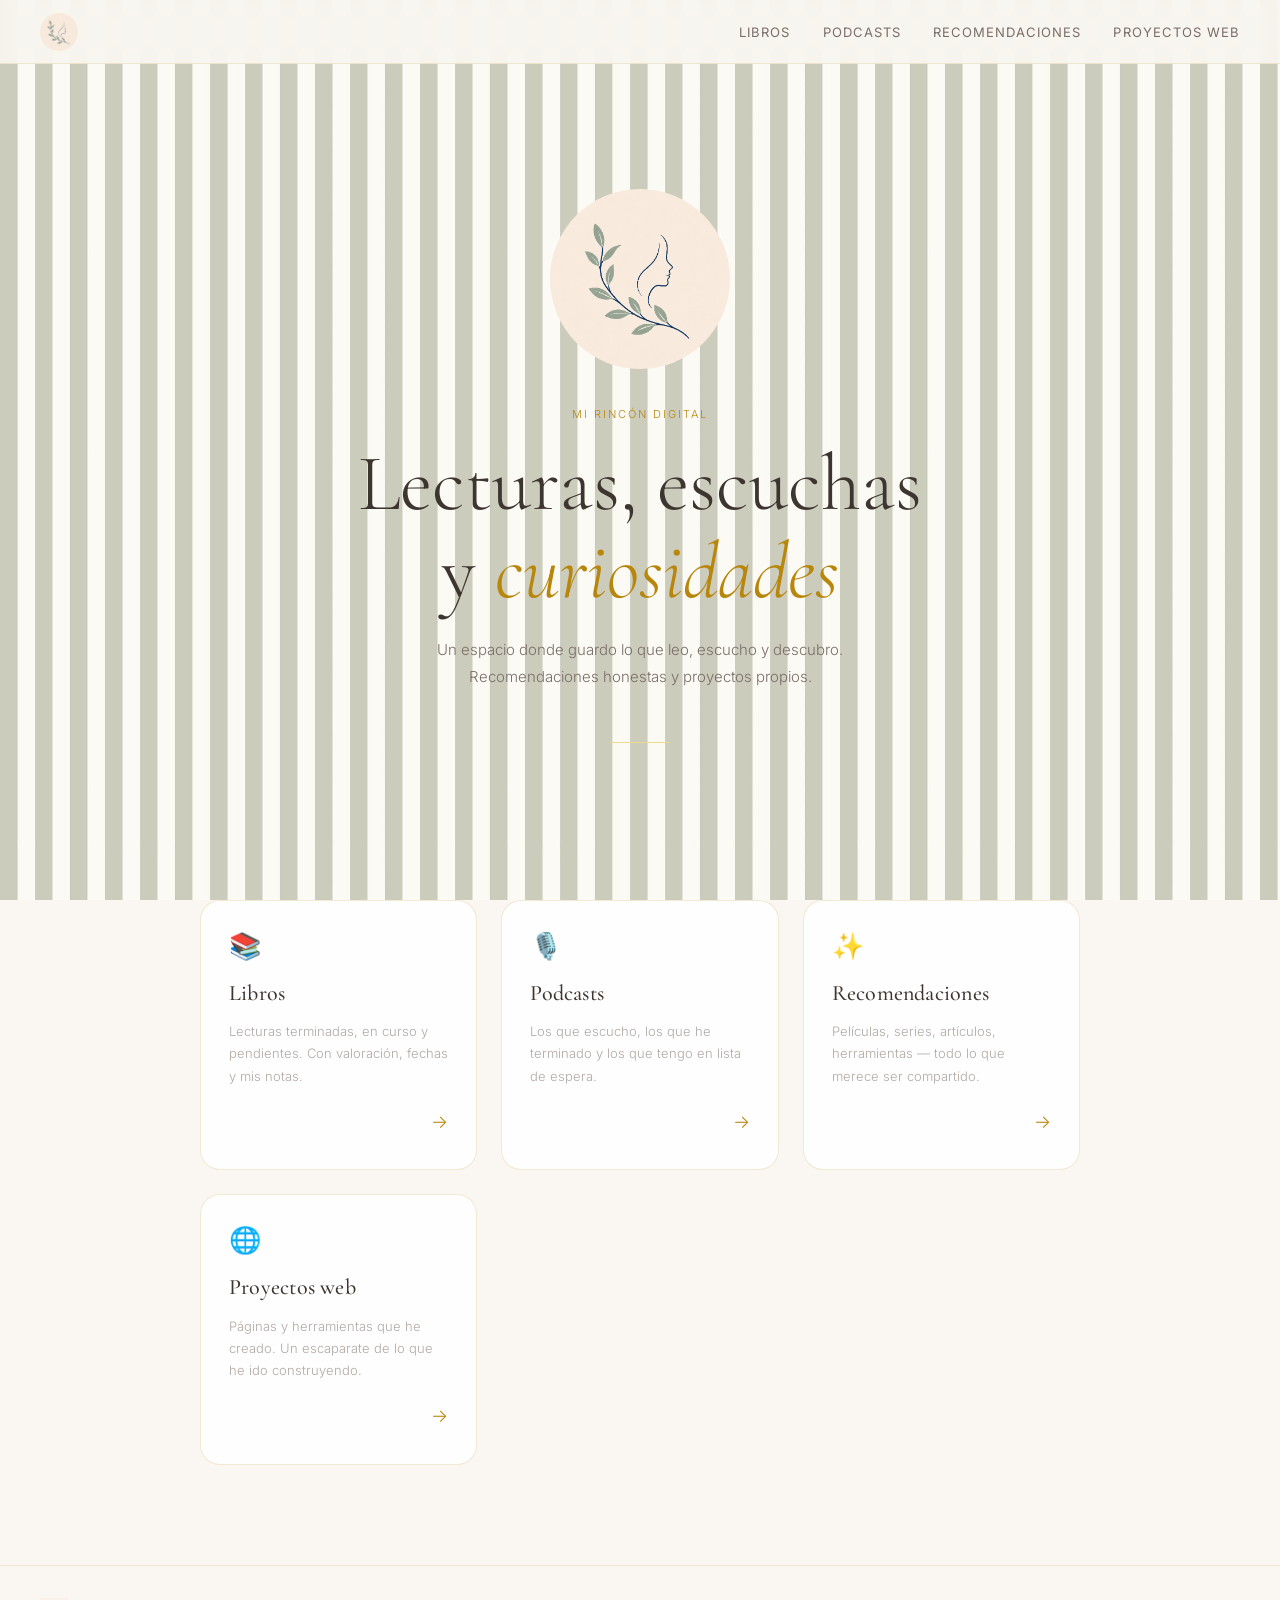
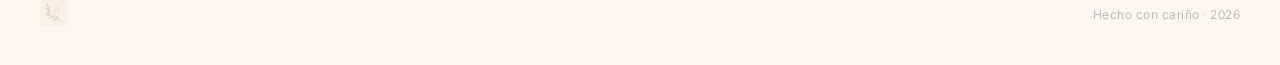
<file: index.html>
<!DOCTYPE html>
<html lang="es">
<head>
  <meta charset="UTF-8">
  <meta name="viewport" content="width=device-width, initial-scale=1.0">
  <title>Mi espacio</title>
  <link rel="stylesheet" href="style.css">
  <link rel="icon" type="image/png" href="assets/web_logo.png">
</head>
<body class="page-index">

  <nav>
    <a href="index.html" class="nav-logo">
      <img src="assets/web_logo.png" alt="Logo">
    </a>
    <ul class="nav-links" id="navLinks">
      <li><a href="libros.html">Libros</a></li>
      <li><a href="podcasts.html">Podcasts</a></li>
      <li><a href="recomendaciones.html">Recomendaciones</a></li>
      <li><a href="proyectos.html">Proyectos web</a></li>
    </ul>
    <button class="nav-hamburger" id="hamburger" aria-label="Menú">
      <span></span>
      <span></span>
      <span></span>
    </button>
  </nav>

  <main class="page-wrapper">



    <section class="hero">
      <img src="assets/web_logo.png" alt="Logo" class="hero-logo">
      <p class="hero-eyebrow">Mi rincón digital</p>
      <h1 class="hero-title">Lecturas, escuchas<br>y <em>curiosidades</em></h1>
      <p class="hero-subtitle">
        Un espacio donde guardo lo que leo, escucho y descubro. 
        Recomendaciones honestas y proyectos propios.
      </p>
      <div class="hero-divider"></div>
      </div>
    </section>

    <div class="sections-grid">

      <a href="libros.html" class="section-card">
        <div class="card-icon">📚</div>
        <div class="card-title">Libros</div>
        <div class="card-desc">Lecturas terminadas, en curso y pendientes. Con valoración, fechas y mis notas.</div>
        <div class="card-arrow">→</div>
      </a>

      <a href="podcasts.html" class="section-card">
        <div class="card-icon">🎙️</div>
        <div class="card-title">Podcasts</div>
        <div class="card-desc">Los que escucho, los que he terminado y los que tengo en lista de espera.</div>
        <div class="card-arrow">→</div>
      </a>

      <a href="recomendaciones.html" class="section-card">
        <div class="card-icon">✨</div>
        <div class="card-title">Recomendaciones</div>
        <div class="card-desc">Películas, series, artículos, herramientas — todo lo que merece ser compartido.</div>
        <div class="card-arrow">→</div>
      </a>

      <a href="proyectos.html" class="section-card">
        <div class="card-icon">🌐</div>
        <div class="card-title">Proyectos web</div>
        <div class="card-desc">Páginas y herramientas que he creado. Un escaparate de lo que he ido construyendo.</div>
        <div class="card-arrow">→</div>
      </a>

    </div>

  </main>

  <footer>
    <div class="footer-logo"><img src="assets/web_logo.png" alt="Logo"></div>
    <p class="footer-text">Hecho con cariño · <span id="year"></span></p>
  </footer>

  <script>
    document.getElementById('year').textContent = new Date().getFullYear();

    const hamburger = document.getElementById('hamburger');
    const navLinks = document.getElementById('navLinks');
    hamburger.addEventListener('click', () => {
      navLinks.classList.toggle('open');
    });

    // Mark active nav link
    const links = document.querySelectorAll('.nav-links a');
    links.forEach(link => {
      if (link.href === location.href) link.classList.add('active');
    });
  </script>

</body>
</html>
</file>
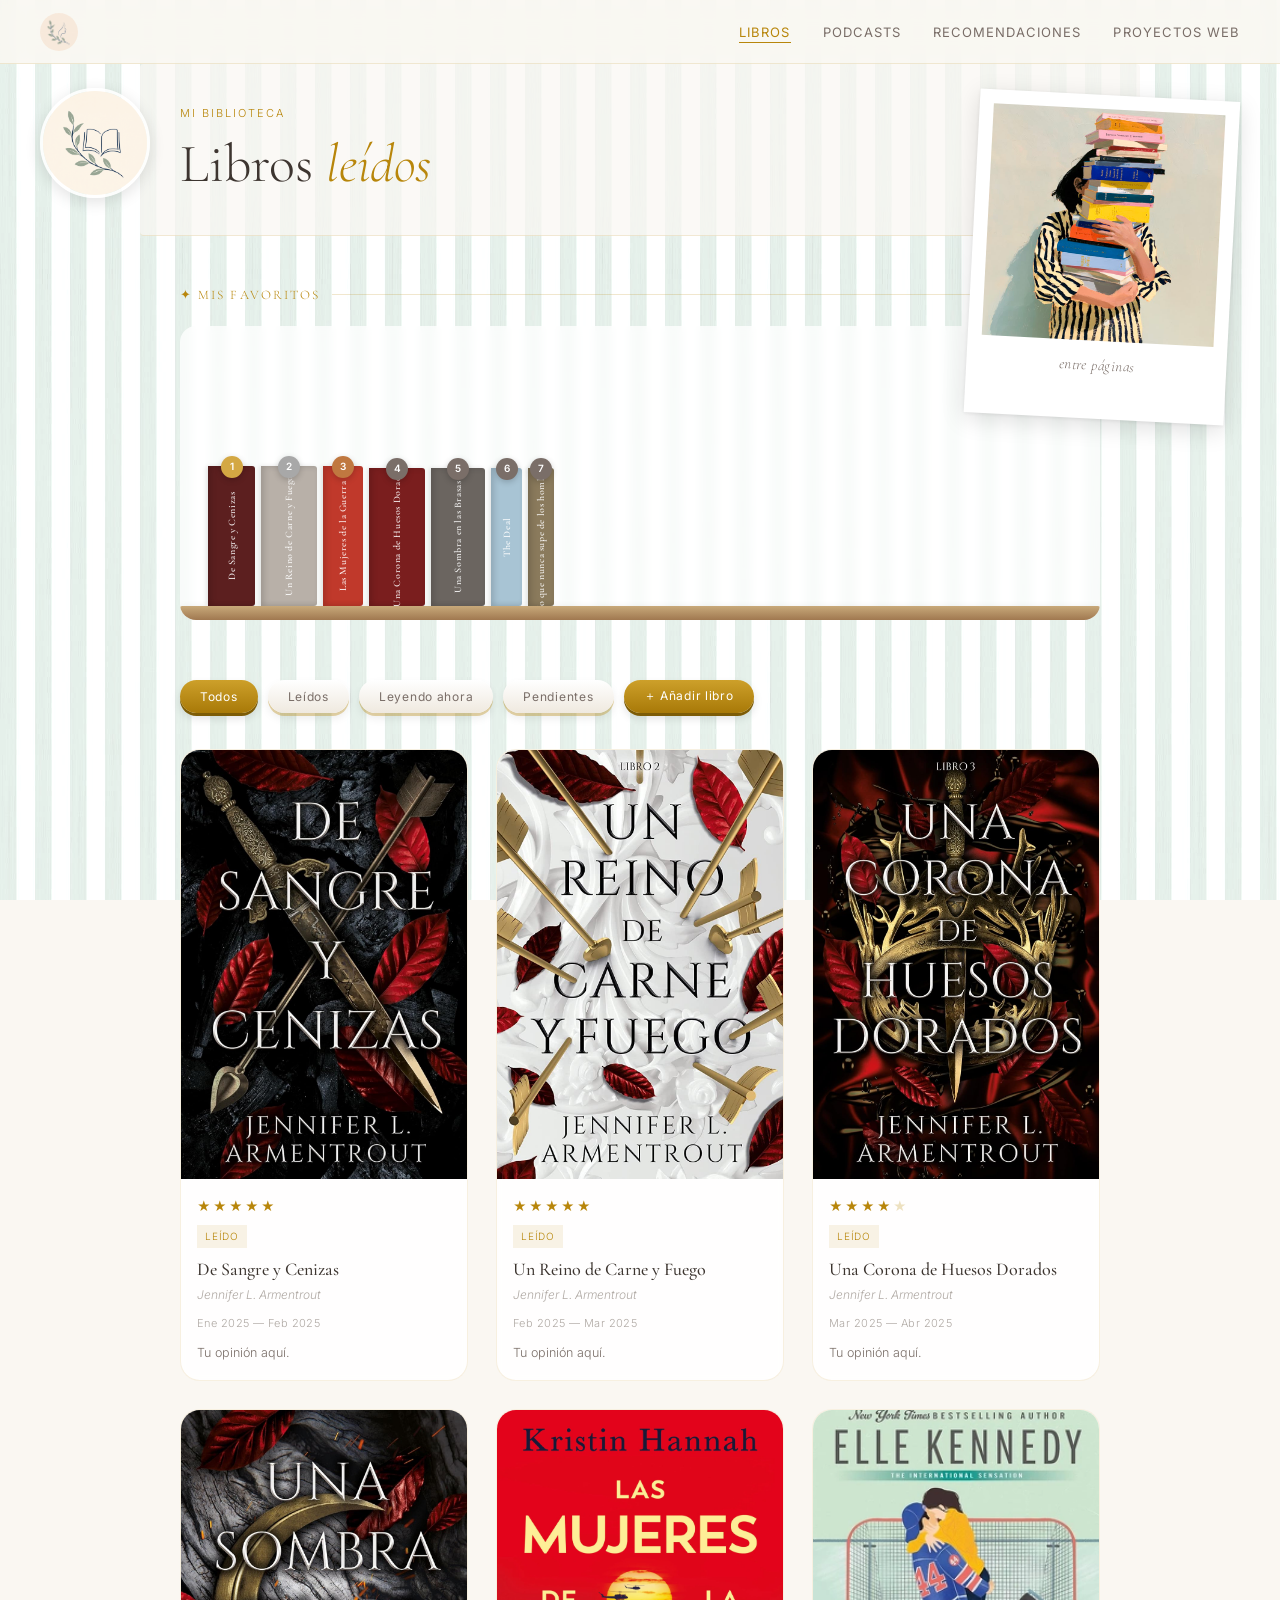
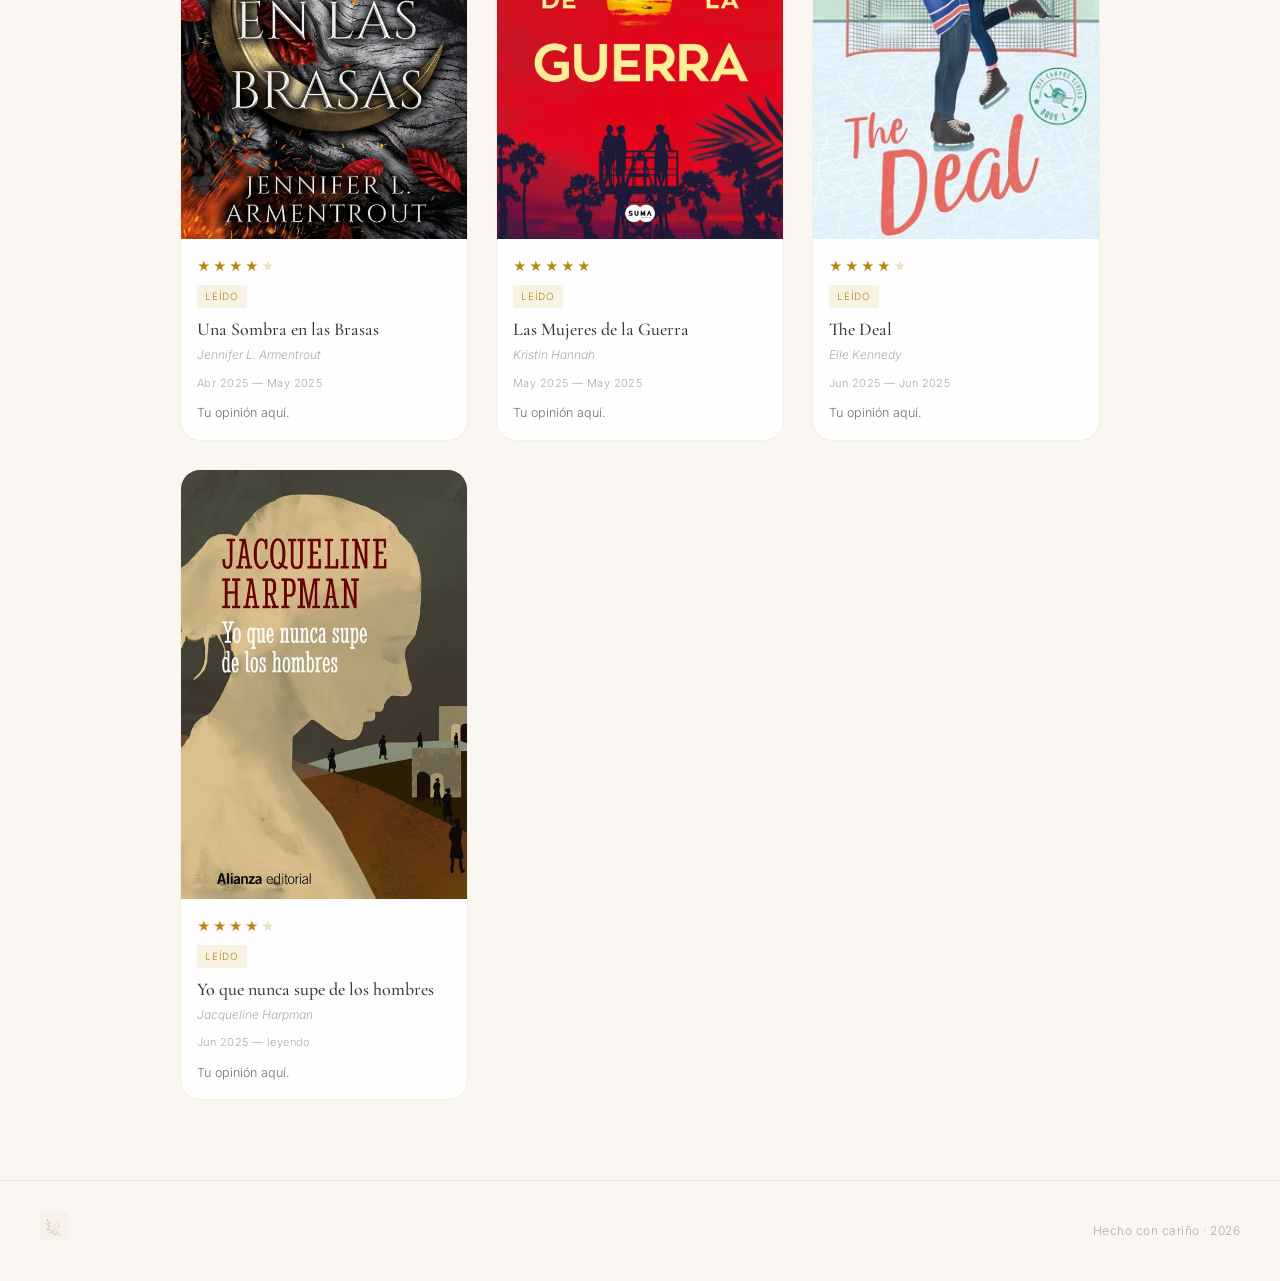
<file: libros.html>
<!DOCTYPE html>
<html lang="es">
<head>
  <meta charset="UTF-8">
  <meta name="viewport" content="width=device-width, initial-scale=1.0">
  <title>Libros · Mi espacio</title>
  <link rel="stylesheet" href="style.css">
  <link rel="icon" type="image/png" href="assets/web_logo.png">
  <style>

    /* ── RANKING / ESTANTERÍA ── */
    .shelf-section {
      max-width: 1000px;
      margin: 0 auto 60px;
      padding: 0 40px;
    }

    .shelf-title {
      font-family: 'Cormorant Garamond', serif;
      font-size: 13px;
      letter-spacing: 0.16em;
      text-transform: uppercase;
      color: var(--gold);
      margin-bottom: 20px;
      display: flex;
      align-items: center;
      gap: 12px;
    }

    .shelf-title::after {
      content: '';
      flex: 1;
      height: 1px;
      background: rgba(184,134,11,0.2);
    }

    /* La madera de la estantería */
    .shelf {
      background: rgba(255,255,255,0.75);
      backdrop-filter: blur(4px);
      border-radius: 16px;
      padding: 64px 28px 0;
      position: relative;
      overflow: hidden;
    }

    .shelf-plank {
      display: flex;
      align-items: flex-end;
      gap: 6px;
      padding-bottom: 0;
      min-height: 230px;
      position: relative;
      flex-wrap: wrap;
    }

    /* tablón de madera */
    .shelf-plank::after {
      content: '';
      position: absolute;
      bottom: 0;
      left: -28px;
      right: -28px;
      height: 14px;
      background: linear-gradient(to bottom, #c8a97a, #a07850);
      border-radius: 2px;
      box-shadow: 0 4px 10px rgba(0,0,0,0.18);
    }

    .shelf-book {
      display: flex;
      flex-direction: column;
      align-items: center;
      cursor: pointer;
      position: relative;
      transition: transform 0.25s;
      margin-bottom: 14px;
    }

    .shelf-book:hover {
      transform: translateY(-12px);
    }

    .shelf-book:hover .shelf-tooltip {
      opacity: 1;
      transform: translateY(0);
      pointer-events: auto;
    }

    .book-spine {
      border-radius: 3px 0 0 3px;
      display: flex;
      align-items: center;
      justify-content: center;
      writing-mode: vertical-rl;
      text-orientation: mixed;
      transform: rotate(180deg);
      font-size: 10px;
      font-family: 'Cormorant Garamond', serif;
      font-weight: 600;
      color: rgba(255,255,255,0.9);
      letter-spacing: 0.06em;
      padding: 8px 4px;
      box-shadow: inset -3px 0 6px rgba(0,0,0,0.15), 2px 0 4px rgba(0,0,0,0.1);
      overflow: hidden;
      white-space: nowrap;
      text-overflow: ellipsis;
      max-height: 140px;
      line-height: 1.2;
    }

    .shelf-book .rank-badge {
      position: absolute;
      top: -10px;
      left: 50%;
      transform: translateX(-50%);
      width: 22px;
      height: 22px;
      border-radius: 50%;
      background: var(--gold);
      color: white;
      font-size: 10px;
      font-weight: 600;
      display: flex;
      align-items: center;
      justify-content: center;
      font-family: 'Inter', sans-serif;
      box-shadow: 0 2px 6px rgba(0,0,0,0.2);
      z-index: 2;
    }

    .shelf-book .rank-badge.gold   { background: #D4A843; }
    .shelf-book .rank-badge.silver { background: #A8A8A8; }
    .shelf-book .rank-badge.bronze { background: #C07840; }
    .shelf-book .rank-badge.rest   { background: var(--ink-light); }

    /* Tooltip al hacer hover */
    .shelf-tooltip {
      position: absolute;
      bottom: calc(100% + 18px);
      left: 50%;
      transform: translateX(-50%) translateY(6px);
      background: var(--ink);
      color: #fff;
      border-radius: 6px;
      padding: 10px 14px;
      width: 180px;
      font-size: 12px;
      line-height: 1.5;
      opacity: 0;
      pointer-events: none;
      transition: opacity 0.2s, transform 0.2s;
      z-index: 10;
      text-align: center;
    }

    .shelf-tooltip::after {
      content: '';
      position: absolute;
      top: 100%;
      left: 50%;
      transform: translateX(-50%);
      border: 6px solid transparent;
      border-top-color: var(--ink);
    }

    .shelf-tooltip strong {
      display: block;
      font-family: 'Cormorant Garamond', serif;
      font-size: 14px;
      margin-bottom: 2px;
    }

    .shelf-tooltip .tt-stars {
      color: var(--gold-light);
      letter-spacing: 2px;
      font-size: 11px;
    }

    /* ── TARJETAS DETALLE ── */
    .books-grid {
      display: grid;
      grid-template-columns: repeat(auto-fill, minmax(220px, 1fr));
      gap: 28px;
    }

    .book-card {
      display: flex;
      flex-direction: column;
      background: rgba(255,255,255,0.88);
      backdrop-filter: blur(4px);
      border: 1px solid rgba(184,134,11,0.12);
      border-radius: 20px;
      transition: transform 0.3s, box-shadow 0.3s;
      overflow: hidden;
      cursor: pointer;
    }

    .book-card:hover {
      transform: translateY(-5px);
      box-shadow: 0 16px 36px rgba(0,0,0,0.1);
    }

    .book-cover {
      aspect-ratio: 2/3;
      background: var(--cream-dark);
      overflow: hidden;
      position: relative;
    }

    .book-cover img {
      width: 100%;
      height: 100%;
      object-fit: cover;
    }

    .book-cover-placeholder {
      width: 100%;
      height: 100%;
      display: flex;
      align-items: center;
      justify-content: center;
      font-size: 44px;
    }

    /* Color de fondo del placeholder = color del lomo */
    .book-cover-placeholder.c1 { background: #7B9E87; }
    .book-cover-placeholder.c2 { background: #C4956A; }
    .book-cover-placeholder.c3 { background: #A0B4C8; }
    .book-cover-placeholder.c4 { background: #C4A882; }
    .book-cover-placeholder.c5 { background: #B07E8C; }

    .book-info {
      padding: 16px;
      flex: 1;
      display: flex;
      flex-direction: column;
    }

    .book-stars {
      color: var(--gold);
      font-size: 13px;
      margin-bottom: 8px;
      letter-spacing: 2px;
    }

    .book-title {
      font-family: 'Cormorant Garamond', serif;
      font-size: 18px;
      font-weight: 500;
      color: var(--ink);
      margin-bottom: 4px;
      line-height: 1.3;
    }

    .book-author {
      font-size: 12px;
      color: var(--ink-lighter);
      margin-bottom: 8px;
      font-style: italic;
    }

    .book-dates {
      font-size: 11px;
      color: var(--ink-lighter);
      letter-spacing: 0.04em;
      margin-bottom: 10px;
    }

    .book-summary {
      font-size: 12.5px;
      color: var(--ink-light);
      line-height: 1.7;
      flex: 1;
      display: -webkit-box;
      -webkit-line-clamp: 4;
      -webkit-box-orient: vertical;
      overflow: hidden;
    }

    .book-status-tag {
      display: inline-block;
      font-size: 10px;
      letter-spacing: 0.08em;
      text-transform: uppercase;
      padding: 3px 8px;
      margin-bottom: 10px;
      align-self: flex-start;
    }
    .book-status-tag.leido    { background: rgba(184,134,11,0.1); color: var(--gold); }
    .book-status-tag.leyendo  { background: rgba(122,110,104,0.1); color: var(--ink-light); }
    .book-status-tag.pendiente{ background: rgba(176,169,164,0.15); color: var(--ink-lighter); }

    @media (max-width: 600px) {
      .shelf-section { padding: 0 16px; }
      .book-spine { font-size: 9px; }
      .books-grid { grid-template-columns: repeat(2, 1fr); gap: 16px; }
    }

    /* ── MODAL FICHA LIBRO ── */
    .book-modal-overlay {
      position: fixed;
      inset: 0;
      background: rgba(40, 33, 28, 0.55);
      backdrop-filter: blur(4px);
      z-index: 200;
      display: none;
      align-items: center;
      justify-content: center;
      padding: 24px;
    }

    .book-modal-overlay.open {
      display: flex;
      animation: modalFade 0.25s ease;
    }

    @keyframes modalFade {
      from { opacity: 0; }
      to { opacity: 1; }
    }

    .book-modal {
      border-radius: 20px;
      background: var(--cream);
      max-width: 640px;
      width: 100%;
      max-height: 85vh;
      overflow-y: auto;
      display: flex;
      box-shadow: 0 24px 80px rgba(0,0,0,0.35);
      position: relative;
      animation: modalUp 0.3s ease;
    }

    @keyframes modalUp {
      from { transform: translateY(24px); opacity: 0; }
      to { transform: translateY(0); opacity: 1; }
    }

    .book-modal-cover {
      border-radius: 20px 0 0 20px;
      overflow: hidden;
      width: 220px;
      flex-shrink: 0;
      background: var(--cream-dark);
    }

    .book-modal-cover img {
      width: 100%;
      height: 100%;
      object-fit: cover;
      display: block;
    }

    .book-modal-cover .modal-cover-placeholder {
      width: 100%;
      height: 100%;
      min-height: 320px;
      display: flex;
      align-items: center;
      justify-content: center;
      font-size: 64px;
    }

    .book-modal-body {
      padding: 32px 28px;
      flex: 1;
    }

    .book-modal-close {
      position: absolute;
      top: 12px;
      right: 14px;
      background: none;
      border: none;
      font-size: 22px;
      color: var(--ink-light);
      cursor: pointer;
      line-height: 1;
      padding: 6px;
      transition: color 0.2s, transform 0.2s;
    }

    .book-modal-close:hover {
      color: var(--ink);
      transform: rotate(90deg);
    }

    .book-modal-stars {
      color: var(--gold);
      font-size: 16px;
      letter-spacing: 3px;
      margin-bottom: 10px;
    }

    .book-modal-title {
      font-family: 'Cormorant Garamond', serif;
      font-size: 30px;
      font-weight: 500;
      color: var(--ink);
      line-height: 1.15;
      margin-bottom: 4px;
    }

    .book-modal-author {
      font-size: 14px;
      font-style: italic;
      color: var(--ink-lighter);
      margin-bottom: 16px;
    }

    .book-modal-meta {
      font-size: 12px;
      letter-spacing: 0.05em;
      color: var(--ink-light);
      padding: 10px 0;
      border-top: 1px solid rgba(184,134,11,0.18);
      border-bottom: 1px solid rgba(184,134,11,0.18);
      margin-bottom: 16px;
      display: flex;
      gap: 18px;
      flex-wrap: wrap;
    }

    .book-modal-summary {
      font-size: 14px;
      line-height: 1.8;
      color: var(--ink-light);
    }

    @media (max-width: 560px) {
      .book-modal { flex-direction: column; }
      .book-modal-cover { width: 100%; max-height: 280px; }
      .book-modal-cover img { max-height: 280px; }
    }

    /* ── BOTÓN AÑADIR + MODAL FORM ── */
    .add-btn {
      display: inline-flex;
      align-items: center;
      gap: 8px;
      padding: 8px 20px;
      background: var(--gold);
      color: #fff;
      border: none;
      font-family: 'Inter', sans-serif;
      font-size: 12px;
      letter-spacing: 0.06em;
      cursor: pointer;
      border-radius: 30px;
      transition: background 0.25s, transform 0.25s;
    }
    .add-btn {
      background: linear-gradient(180deg, #CDA02A, #A87908);
      box-shadow: 0 3px 0 #7D5C06, 0 5px 10px rgba(0,0,0,0.12);
      transition: all 0.15s;
    }
    .add-btn:hover { transform: translateY(-1px); box-shadow: 0 4px 0 #7D5C06, 0 7px 14px rgba(0,0,0,0.14); }
    .add-btn:active { transform: translateY(2px); box-shadow: 0 1px 0 #7D5C06, 0 2px 5px rgba(0,0,0,0.1); }

    .form-overlay {
      position: fixed; inset: 0;
      background: rgba(40,33,28,0.55);
      backdrop-filter: blur(4px);
      z-index: 300;
      display: none; align-items: center; justify-content: center;
      padding: 24px;
    }
    .form-overlay.open { display: flex; }
    .form-modal {
      border-radius: 20px;
      background: var(--cream);
      max-width: 480px; width: 100%;
      max-height: 88vh; overflow-y: auto;
      padding: 32px 28px; position: relative;
      box-shadow: 0 24px 80px rgba(0,0,0,0.35);
    }
    .form-modal h3 {
      font-family: 'Cormorant Garamond', serif;
      font-size: 26px; font-weight: 500;
      margin-bottom: 20px; color: var(--ink);
    }
    .form-modal label {
      display: block; font-size: 11px;
      letter-spacing: 0.08em; text-transform: uppercase;
      color: var(--ink-light); margin: 14px 0 5px;
    }
    .form-modal input, .form-modal select, .form-modal textarea {
      width: 100%; padding: 9px 12px;
      border: 1px solid rgba(184,134,11,0.3);
      background: #fff; font-family: 'Inter', sans-serif;
      font-size: 13px; color: var(--ink);
    }
    .form-modal textarea { resize: vertical; min-height: 70px; }
    .form-modal .form-submit {
      margin-top: 22px; width: 100%; padding: 12px;
      background: linear-gradient(180deg, #CDA02A, #A87908);
      color: #fff; border: none; border-radius: 30px;
      box-shadow: 0 3px 0 #7D5C06, 0 5px 10px rgba(0,0,0,0.12);
      font-size: 13px; letter-spacing: 0.08em; cursor: pointer;
      transition: all 0.15s;
    }
    .form-modal .form-submit:hover { transform: translateY(-1px); }
    .form-modal .form-submit:active { transform: translateY(2px); box-shadow: 0 1px 0 #7D5C06; }
    .form-close {
      position: absolute; top: 12px; right: 14px;
      background: none; border: none; font-size: 20px;
      color: var(--ink-light); cursor: pointer;
    }
    .snippet-box {
      display: none; margin-top: 18px; padding: 14px;
      background: rgba(184,134,11,0.07);
      border: 1px dashed rgba(184,134,11,0.4);
      font-size: 11px;
    }
    .snippet-box.show { display: block; }
    .snippet-box p { margin-bottom: 8px; color: var(--ink-light); line-height: 1.5; }
    .snippet-box textarea { width: 100%; min-height: 140px; font-family: monospace; font-size: 11px; }
  </style>
</head>
<body class="page-libros">

  <nav>
    <a href="index.html" class="nav-logo">
      <img src="assets/web_logo.png" alt="Logo">
    </a>
    <ul class="nav-links" id="navLinks">
      <li><a href="libros.html" class="active">Libros</a></li>
      <li><a href="podcasts.html">Podcasts</a></li>
      <li><a href="recomendaciones.html">Recomendaciones</a></li>
      <li><a href="proyectos.html">Proyectos web</a></li>
    </ul>
    <button class="nav-hamburger" id="hamburger" aria-label="Menú">
      <span></span><span></span><span></span>
    </button>
  </nav>

  <main class="page-wrapper">
    <img src="assets/web_libro.png" alt="" class="page-logo">



    <div class="page-header">
      <p class="page-header-eyebrow">Mi biblioteca</p>
      <h1 class="page-header-title">Libros <em>leídos</em></h1>
    </div>

    <div class="polaroid-wrap">
      <div class="polaroid">
        <img src="assets/libros.jpeg" alt="Libros">
        <div class="polaroid-caption">entre páginas</div>
      </div>
    </div>

    <!-- ── ESTANTERÍA RANKING ── -->
    <div class="shelf-section">
      <div class="shelf-title">✦ mis favoritos</div>
      <div class="shelf">
        <div class="shelf-plank" id="shelfPlank">
          <!-- Los libros se generan desde el JS con los mismos datos -->
        </div>
      </div>
    </div>

    <!-- ── TARJETAS DETALLE ── -->
    <div class="content-area">
      <div class="books-filters">
        <button class="filter-btn active" data-filter="all">Todos</button>
        <button class="filter-btn" data-filter="leido">Leídos</button>
        <button class="filter-btn" data-filter="leyendo">Leyendo ahora</button>
        <button class="filter-btn" data-filter="pendiente">Pendientes</button>
        <button class="add-btn" id="addBookBtn">＋ Añadir libro</button>
      </div>

      <div class="books-grid" id="booksGrid"></div>
    </div>



    <!-- ── MODAL AÑADIR LIBRO ── -->
    <div class="form-overlay" id="addOverlay">
      <div class="form-modal">
        <button class="form-close" id="addClose">✕</button>
        <h3>Añadir libro</h3>

        <label>Título</label>
        <input type="text" id="bTitulo">

        <label>Autor/a</label>
        <input type="text" id="bAutor">

        <label>Estrellas (0 si aún no lo has terminado)</label>
        <select id="bEstrellas">
          <option value="0">Sin valorar</option>
          <option value="1">★</option>
          <option value="2">★★</option>
          <option value="3">★★★</option>
          <option value="4">★★★★</option>
          <option value="5">★★★★★</option>
        </select>

        <label>Estado</label>
        <select id="bEstado">
          <option value="leido">Leído</option>
          <option value="leyendo">Leyendo</option>
          <option value="pendiente">Pendiente</option>
        </select>

        <label>Fecha inicio (p. ej. Ene 2025)</label>
        <input type="text" id="bInicio">

        <label>Fecha fin (vacío si sigues leyéndolo)</label>
        <input type="text" id="bFin">

        <label>Nº de páginas</label>
        <input type="number" id="bPaginas">

        <label>Resumen / opinión</label>
        <textarea id="bResumen"></textarea>

        <label>Color del lomo</label>
        <input type="color" id="bColor" value="#7B9E87" style="height:42px;padding:4px">

        <label>Portada (ruta en assets, opcional)</label>
        <input type="text" id="bPortada" placeholder="assets/libro_nombre.jpg">

        <button class="form-submit" id="addSubmit">Añadir</button>

        <div class="snippet-box" id="snippetBox">
          <p>✅ Añadido. Se guarda en este navegador. Para hacerlo <strong>permanente</strong>, copia esto y pégalo en el array LIBROS de libros.html:</p>
          <textarea id="snippetText" readonly></textarea>
        </div>
      </div>
    </div>

    <!-- ── MODAL FICHA ── -->
    <div class="book-modal-overlay" id="bookModalOverlay">
      <div class="book-modal">
        <button class="book-modal-close" id="bookModalClose" aria-label="Cerrar">✕</button>
        <div class="book-modal-cover" id="bookModalCover"></div>
        <div class="book-modal-body">
          <div class="book-modal-stars" id="bookModalStars"></div>
          <div class="book-modal-title" id="bookModalTitle"></div>
          <div class="book-modal-author" id="bookModalAuthor"></div>
          <div class="book-modal-meta" id="bookModalMeta"></div>
          <div class="book-modal-summary" id="bookModalSummary"></div>
        </div>
      </div>
    </div>

  </main>

  <footer>
    <div class="footer-logo"><img src="assets/web_logo.png" alt="Logo"></div>
    <p class="footer-text">Hecho con cariño · <span id="year"></span></p>
  </footer>

  <script>
    document.getElementById('year').textContent = new Date().getFullYear();
    document.getElementById('hamburger').addEventListener('click', () =>
      document.getElementById('navLinks').classList.toggle('open'));

    // ── DATOS DE LIBROS ──
    // Edita aquí para añadir o cambiar libros
    const LIBROS = [
      // ⚠️ EDITA: estrellas, estado, fechas, páginas y resumen de cada libro
      {
        titulo: 'De Sangre y Cenizas',
        autor: 'Jennifer L. Armentrout',
        estrellas: 5,
        estado: 'leido',
        fechaInicio: 'Ene 2025',
        fechaFin: 'Feb 2025',
        paginas: 661,
        resumen: 'Tu opinión aquí.',
        color: '#5C1F1F',
        emoji: '🗡️',
        portada: 'assets/libro_desangreycenizas.jpg'
      },
      {
        titulo: 'Un Reino de Carne y Fuego',
        autor: 'Jennifer L. Armentrout',
        estrellas: 5,
        estado: 'leido',
        fechaInicio: 'Feb 2025',
        fechaFin: 'Mar 2025',
        paginas: 786,
        resumen: 'Tu opinión aquí.',
        color: '#B8B0A8',
        emoji: '🏹',
        portada: 'assets/libro_unreinodecarneyfuego.jpg'
      },
      {
        titulo: 'Una Corona de Huesos Dorados',
        autor: 'Jennifer L. Armentrout',
        estrellas: 4,
        estado: 'leido',
        fechaInicio: 'Mar 2025',
        fechaFin: 'Abr 2025',
        paginas: 784,
        resumen: 'Tu opinión aquí.',
        color: '#7A1E1E',
        emoji: '👑',
        portada: 'assets/libro_unacoronadehuesosdorados.jpg'
      },
      {
        titulo: 'Una Sombra en las Brasas',
        autor: 'Jennifer L. Armentrout',
        estrellas: 4,
        estado: 'leido',
        fechaInicio: 'Abr 2025',
        fechaFin: 'May 2025',
        paginas: 752,
        resumen: 'Tu opinión aquí.',
        color: '#6B6560',
        emoji: '🌙',
        portada: 'assets/libro_unasombraenlasbrasas.jpg'
      },
      {
        titulo: 'Las Mujeres de la Guerra',
        autor: 'Kristin Hannah',
        estrellas: 5,
        estado: 'leido',
        fechaInicio: 'May 2025',
        fechaFin: 'May 2025',
        paginas: 560,
        resumen: 'Tu opinión aquí.',
        color: '#C0392B',
        emoji: '🚁',
        portada: 'assets/libro_lasmujeresdelaguerra.jpg'
      },
      {
        titulo: 'The Deal',
        autor: 'Elle Kennedy',
        estrellas: 4,
        estado: 'leido',
        fechaInicio: 'Jun 2025',
        fechaFin: 'Jun 2025',
        paginas: 432,
        resumen: 'Tu opinión aquí.',
        color: '#A8C4D4',
        emoji: '🏒',
        portada: 'assets/libro_thedeal.jpg'
      },
      {
        titulo: 'Yo que nunca supe de los hombres',
        autor: 'Jacqueline Harpman',
        estrellas: 4,
        estado: 'leido',
        fechaInicio: 'Jun 2025',
        fechaFin: null,
        paginas: 192,
        resumen: 'Tu opinión aquí.',
        color: '#8A7A5C',
        emoji: '👤',
        portada: 'assets/libro_yoquenuncasupedeloshombres.jpg'
      },
    ];

    // ── ESTRELLAS ──
    function renderStars(n) {
      if (n === 0) return '<span style="color:var(--ink-lighter)">· · · · ·</span>';
      return '★'.repeat(n) + '<span style="opacity:0.25">★</span>'.repeat(5 - n);
    }

    // ── EXTRAS (añadidos desde el navegador) ──
    let extras = [];
    try { extras = JSON.parse(localStorage.getItem('misLibros') || '[]'); } catch(e) {}

    function getLibros() { return [...LIBROS, ...extras]; }

    // ── ESTANTERÍA ──
    const rankColors = ['gold','silver','bronze'];

    // ── MODAL ──
    const overlay = document.getElementById('bookModalOverlay');
    const modalClose = document.getElementById('bookModalClose');

    function openModal(libro) {
      const fechas = libro.estado === 'pendiente'
        ? 'Pendiente'
        : libro.fechaFin
          ? `${libro.fechaInicio} — ${libro.fechaFin}`
          : `${libro.fechaInicio} — leyendo`;

      document.getElementById('bookModalCover').innerHTML = libro.portada
        ? `<img src="${libro.portada}" alt="Portada de ${libro.titulo}">`
        : `<div class="modal-cover-placeholder" style="background:${libro.color}">${libro.emoji}</div>`;
      document.getElementById('bookModalStars').innerHTML = renderStars(libro.estrellas);
      document.getElementById('bookModalTitle').textContent = libro.titulo;
      document.getElementById('bookModalAuthor').textContent = libro.autor;
      document.getElementById('bookModalMeta').innerHTML = `
        <span>📅 ${fechas}</span>
        <span>${libro.estado === 'leido' ? '✓ Leído' : libro.estado === 'leyendo' ? '📖 Leyendo' : '⏳ Pendiente'}</span>
        ${libro.paginas ? `<span>📄 ${libro.paginas} págs</span>` : ''}`;
      document.getElementById('bookModalSummary').textContent = libro.resumen;
      overlay.classList.add('open');
      document.body.style.overflow = 'hidden';
    }

    function closeModal() {
      overlay.classList.remove('open');
      document.body.style.overflow = '';
    }

    modalClose.addEventListener('click', closeModal);
    overlay.addEventListener('click', e => { if (e.target === overlay) closeModal(); });
    document.addEventListener('keydown', e => { if (e.key === 'Escape') closeModal(); });

    const plank = document.getElementById('shelfPlank');

    function renderShelf() {
      plank.innerHTML = '';
      const shelfBooks = getLibros()
        .filter(b => b.estrellas > 0)
        .sort((a, b) => b.estrellas - a.estrellas);
      shelfBooks.forEach((libro, i) => {
      const altura = 90 + libro.estrellas * 12;
      // Grosor del lomo según nº de páginas (mín 26px, máx 62px)
      const ancho = Math.max(26, Math.min(62, Math.round((libro.paginas || 300) / 14)));
      const badgeClass = rankColors[i] || 'rest';
      const div = document.createElement('div');
      div.className = 'shelf-book';
      div.innerHTML = `
        <div class="rank-badge ${badgeClass}">${i + 1}</div>
        <div class="shelf-tooltip">
          <strong>${libro.titulo}</strong>
          <div style="color:var(--ink-lighter);font-size:11px;margin-bottom:4px">${libro.autor}</div>
          <div class="tt-stars">${'★'.repeat(libro.estrellas)}</div>
        </div>
        <div class="book-spine" style="height:${altura}px; width:${ancho}px; background:${libro.color}">
          ${libro.titulo}
        </div>`;
      div.addEventListener('click', () => openModal(libro));
      plank.appendChild(div);
      });
    }
    renderShelf();

    // ── TARJETAS ──
    const grid = document.getElementById('booksGrid');

    function renderGrid() {
      grid.innerHTML = '';
      getLibros().forEach(libro => {
      const fechas = libro.estado === 'pendiente'
        ? 'Pendiente'
        : libro.fechaFin
          ? `${libro.fechaInicio} — ${libro.fechaFin}`
          : `${libro.fechaInicio} — leyendo`;

      const card = document.createElement('div');
      card.className = 'book-card';
      card.dataset.status = libro.estado;
      const coverHTML = libro.portada
        ? `<img src="${libro.portada}" alt="Portada de ${libro.titulo}">`
        : `<div class="book-cover-placeholder" style="background:${libro.color}">
            <span style="font-size:44px">${libro.emoji}</span>
          </div>`;
      card.innerHTML = `
        <div class="book-cover">${coverHTML}</div>
        <div class="book-info">
          <div class="book-stars">${renderStars(libro.estrellas)}</div>
          <span class="book-status-tag ${libro.estado}">${
            libro.estado === 'leido' ? 'Leído' :
            libro.estado === 'leyendo' ? 'Leyendo' : 'Pendiente'
          }</span>
          <div class="book-title">${libro.titulo}</div>
          <div class="book-author">${libro.autor}</div>
          <div class="book-dates">${fechas}</div>
          <div class="book-summary">${libro.resumen}</div>
        </div>`;
      card.addEventListener('click', () => openModal(libro));
      grid.appendChild(card);
      });
    }
    renderGrid();

    // ── FILTROS ──
    document.querySelectorAll('.filter-btn').forEach(btn => {
      if (!btn.dataset.filter) return;
      btn.addEventListener('click', () => {
        document.querySelectorAll('.filter-btn').forEach(b => b.classList.remove('active'));
        btn.classList.add('active');
        const filter = btn.dataset.filter;
        document.querySelectorAll('.book-card').forEach(card => {
          card.style.display =
            filter === 'all' || card.dataset.status === filter ? '' : 'none';
        });
      });
    });

    // ── AÑADIR LIBRO ──
    const addOverlay = document.getElementById('addOverlay');
    document.getElementById('addBookBtn').addEventListener('click', () => {
      document.getElementById('snippetBox').classList.remove('show');
      addOverlay.classList.add('open');
    });
    document.getElementById('addClose').addEventListener('click', () => addOverlay.classList.remove('open'));
    addOverlay.addEventListener('click', e => { if (e.target === addOverlay) addOverlay.classList.remove('open'); });

    document.getElementById('addSubmit').addEventListener('click', () => {
      const libro = {
        titulo: document.getElementById('bTitulo').value.trim(),
        autor: document.getElementById('bAutor').value.trim(),
        estrellas: parseInt(document.getElementById('bEstrellas').value, 10),
        estado: document.getElementById('bEstado').value,
        fechaInicio: document.getElementById('bInicio').value.trim() || null,
        fechaFin: document.getElementById('bFin').value.trim() || null,
        paginas: parseInt(document.getElementById('bPaginas').value, 10) || null,
        resumen: document.getElementById('bResumen').value.trim(),
        color: document.getElementById('bColor').value,
        emoji: '📖',
        portada: document.getElementById('bPortada').value.trim() || null
      };
      if (!libro.titulo) { alert('Pon al menos el título'); return; }

      extras.push(libro);
      try { localStorage.setItem('misLibros', JSON.stringify(extras)); } catch(e) {}
      renderShelf();
      renderGrid();

      const snippet = `{
  titulo: '${libro.titulo.replace(/'/g, "\\'")}',
  autor: '${(libro.autor||'').replace(/'/g, "\\'")}',
  estrellas: ${libro.estrellas},
  estado: '${libro.estado}',
  fechaInicio: ${libro.fechaInicio ? `'${libro.fechaInicio}'` : 'null'},
  fechaFin: ${libro.fechaFin ? `'${libro.fechaFin}'` : 'null'},
  paginas: ${libro.paginas || 'null'},
  resumen: '${(libro.resumen||'').replace(/'/g, "\\'")}',
  color: '${libro.color}',
  emoji: '📖',
  portada: ${libro.portada ? `'${libro.portada}'` : 'null'}
},`;
      document.getElementById('snippetText').value = snippet;
      document.getElementById('snippetBox').classList.add('show');
    });
  </script>

</body>
</html>
</file>
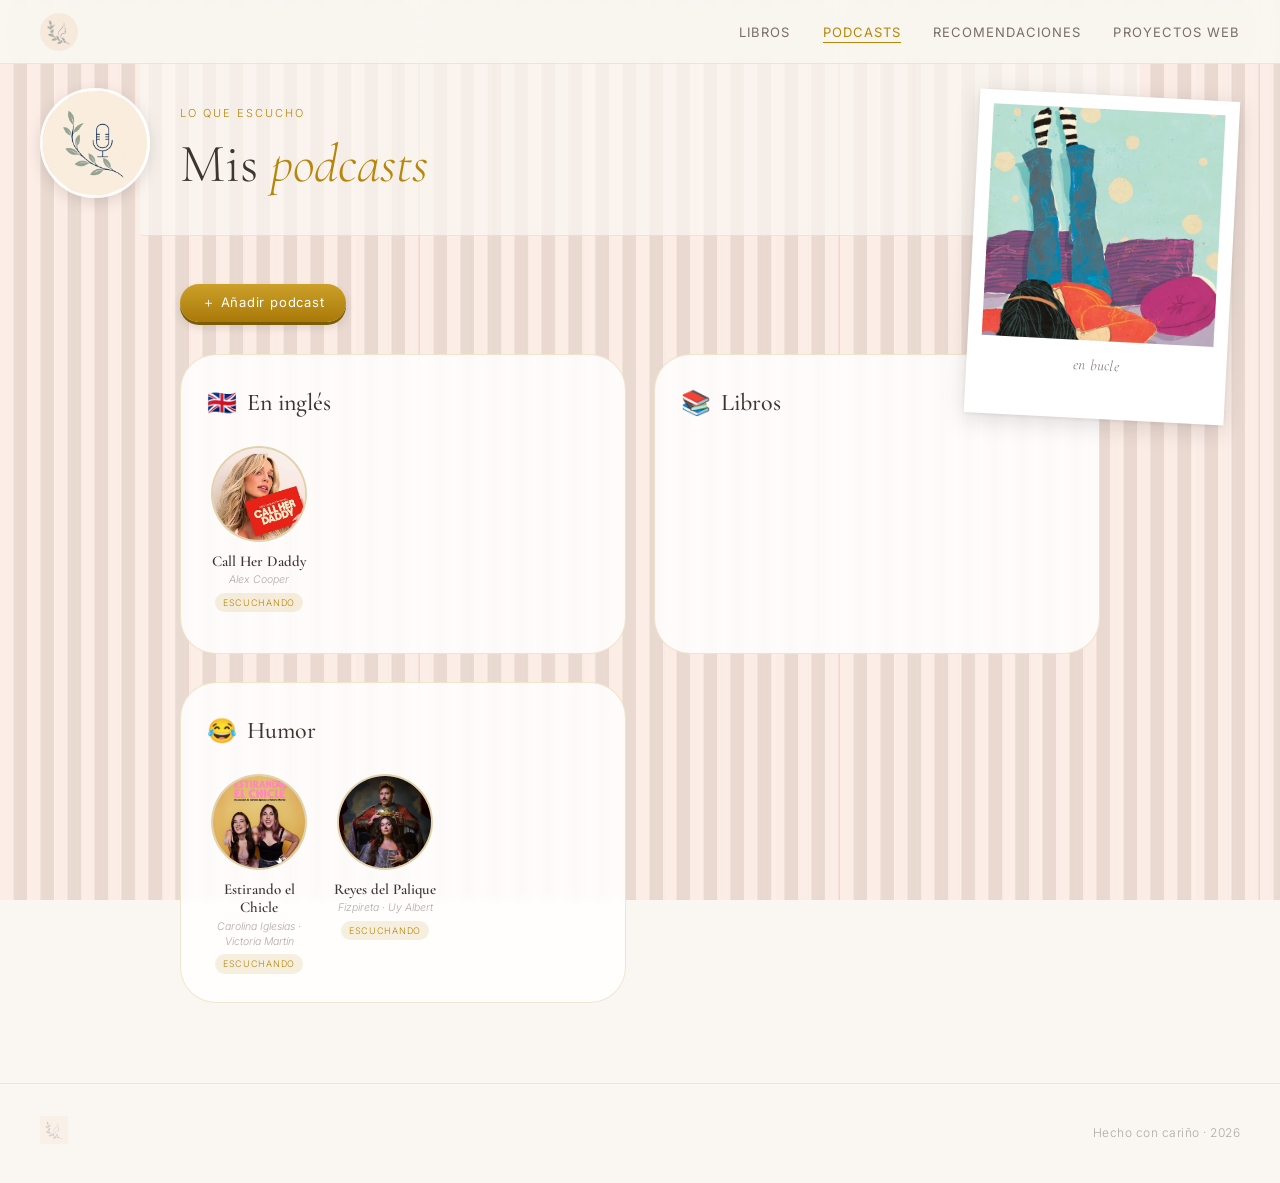
<file: podcasts.html>
<!DOCTYPE html>
<html lang="es">
<head>
  <meta charset="UTF-8">
  <meta name="viewport" content="width=device-width, initial-scale=1.0">
  <title>Podcasts · Mi espacio</title>
  <link rel="stylesheet" href="style.css">
  <link rel="icon" type="image/png" href="assets/web_logo.png">
  <style>
    /* ── BURBUJAS GRANDES (categorías) ── */
    .cats-grid {
      display: grid;
      grid-template-columns: 1fr 1fr;
      gap: 28px;
      align-items: stretch;
    }

    .big-bubble {
      background: rgba(255,255,255,0.85);
      backdrop-filter: blur(4px);
      -webkit-backdrop-filter: blur(4px);
      border: 1.5px solid rgba(184,134,11,0.2);
      border-radius: 36px;
      padding: 28px 26px;
      min-height: 300px;
      display: flex;
      flex-direction: column;
    }

    .big-bubble-head {
      display: flex;
      align-items: center;
      gap: 10px;
      margin-bottom: 22px;
    }

    .big-bubble-head .bb-emoji {
      font-size: 24px;
      line-height: 1;
    }

    .big-bubble-head h2 {
      font-family: 'Cormorant Garamond', serif;
      font-size: 24px;
      font-weight: 500;
      color: var(--ink);
    }

    .big-bubble-head h2 em {
      font-style: italic;
      color: var(--gold);
    }

    /* ── SUB-BURBUJAS (podcasts) ── */
    .sub-bubbles {
      display: flex;
      flex-wrap: wrap;
      gap: 22px;
    }

    .sub-bubble {
      width: 104px;
      display: flex;
      flex-direction: column;
      align-items: center;
      text-align: center;
      text-decoration: none;
      color: inherit;
    }

    .sb-img {
      width: 96px;
      height: 96px;
      border-radius: 50%;
      overflow: hidden;
      background: var(--cream-dark);
      border: 2.5px solid rgba(184,134,11,0.25);
      display: flex;
      align-items: center;
      justify-content: center;
      font-size: 38px;
      transition: transform 0.3s, box-shadow 0.3s, border-color 0.3s;
      position: relative;
    }

    .sub-bubble:hover .sb-img {
      transform: translateY(-5px) scale(1.06);
      box-shadow: 0 12px 28px rgba(184,134,11,0.2);
      border-color: var(--gold);
    }

    .sb-img img {
      width: 100%;
      height: 100%;
      object-fit: cover;
    }

    .sb-name {
      margin-top: 10px;
      font-family: 'Cormorant Garamond', serif;
      font-size: 15px;
      font-weight: 600;
      color: var(--ink);
      line-height: 1.25;
    }

    .sb-host {
      margin-top: 3px;
      font-size: 10.5px;
      color: var(--ink-lighter);
      font-style: italic;
      line-height: 1.4;
    }

    .sb-status {
      margin-top: 5px;
      font-size: 9px;
      letter-spacing: 0.08em;
      text-transform: uppercase;
      padding: 2px 8px;
      border-radius: 20px;
    }

    .sb-status.escuchando { background: rgba(184,134,11,0.13); color: var(--gold); }
    .sb-status.escuchado  { background: rgba(61,53,48,0.08); color: var(--ink-light); }
    .sb-status.pendiente  { background: rgba(176,169,164,0.2); color: var(--ink-lighter); }

    /* ── BOTÓN AÑADIR ── */
    .add-btn {
      display: inline-flex;
      align-items: center;
      gap: 8px;
      margin-bottom: 32px;
      padding: 10px 22px;
      background: var(--gold);
      color: #fff;
      border: none;
      font-family: 'Inter', sans-serif;
      font-size: 13px;
      letter-spacing: 0.06em;
      cursor: pointer;
      border-radius: 30px;
      transition: background 0.25s, transform 0.25s;
    }

    .add-btn {
      background: linear-gradient(180deg, #CDA02A, #A87908);
      box-shadow: 0 3px 0 #7D5C06, 0 5px 10px rgba(0,0,0,0.12);
      transition: all 0.15s;
    }
    .add-btn:hover { transform: translateY(-1px); box-shadow: 0 4px 0 #7D5C06, 0 7px 14px rgba(0,0,0,0.14); }
    .add-btn:active { transform: translateY(2px); box-shadow: 0 1px 0 #7D5C06, 0 2px 5px rgba(0,0,0,0.1); }

    /* ── MODAL FORMULARIO ── */
    .form-overlay {
      position: fixed;
      inset: 0;
      background: rgba(40,33,28,0.55);
      backdrop-filter: blur(4px);
      z-index: 300;
      display: none;
      align-items: center;
      justify-content: center;
      padding: 24px;
    }

    .form-overlay.open { display: flex; }

    .form-modal {
      border-radius: 20px;
      background: var(--cream);
      max-width: 480px;
      width: 100%;
      max-height: 88vh;
      overflow-y: auto;
      padding: 32px 28px;
      position: relative;
      box-shadow: 0 24px 80px rgba(0,0,0,0.35);
    }

    .form-modal h3 {
      font-family: 'Cormorant Garamond', serif;
      font-size: 26px;
      font-weight: 500;
      margin-bottom: 20px;
      color: var(--ink);
    }

    .form-modal label {
      display: block;
      font-size: 11px;
      letter-spacing: 0.08em;
      text-transform: uppercase;
      color: var(--ink-light);
      margin: 14px 0 5px;
    }

    .form-modal input,
    .form-modal select,
    .form-modal textarea {
      width: 100%;
      padding: 9px 12px;
      border: 1px solid rgba(184,134,11,0.3);
      background: #fff;
      font-family: 'Inter', sans-serif;
      font-size: 13px;
      color: var(--ink);
    }

    .form-modal textarea { resize: vertical; min-height: 70px; }

    .form-modal .form-submit {
      margin-top: 22px;
      width: 100%;
      padding: 12px;
      background: linear-gradient(180deg, #CDA02A, #A87908);
      color: #fff;
      border: none;
      border-radius: 30px;
      box-shadow: 0 3px 0 #7D5C06, 0 5px 10px rgba(0,0,0,0.12);
      font-size: 13px;
      letter-spacing: 0.08em;
      cursor: pointer;
      transition: all 0.15s;
    }

    .form-modal .form-submit:hover { transform: translateY(-1px); }
    .form-modal .form-submit:active { transform: translateY(2px); box-shadow: 0 1px 0 #7D5C06; }

    .form-close {
      position: absolute;
      top: 12px;
      right: 14px;
      background: none;
      border: none;
      font-size: 20px;
      color: var(--ink-light);
      cursor: pointer;
    }

    .snippet-box {
      display: none;
      margin-top: 18px;
      padding: 14px;
      background: rgba(184,134,11,0.07);
      border: 1px dashed rgba(184,134,11,0.4);
      font-size: 11px;
    }

    .snippet-box.show { display: block; }

    .snippet-box p { margin-bottom: 8px; color: var(--ink-light); line-height: 1.5; }

    .snippet-box textarea {
      width: 100%;
      min-height: 120px;
      font-family: monospace;
      font-size: 11px;
    }

    @media (max-width: 760px) {
      .cats-grid { grid-template-columns: 1fr; }
    }
  </style>
</head>
<body class="page-podcasts">

  <nav>
    <a href="index.html" class="nav-logo">
      <img src="assets/web_logo.png" alt="Logo">
    </a>
    <ul class="nav-links" id="navLinks">
      <li><a href="libros.html">Libros</a></li>
      <li><a href="podcasts.html" class="active">Podcasts</a></li>
      <li><a href="recomendaciones.html">Recomendaciones</a></li>
      <li><a href="proyectos.html">Proyectos web</a></li>
    </ul>
    <button class="nav-hamburger" id="hamburger" aria-label="Menú">
      <span></span><span></span><span></span>
    </button>
  </nav>

  <main class="page-wrapper">
    <img src="assets/web_podcast.png" alt="" class="page-logo">

    <div class="page-header">
      <p class="page-header-eyebrow">Lo que escucho</p>
      <h1 class="page-header-title">Mis <em>podcasts</em></h1>
    </div>

    <div class="polaroid-wrap">
      <div class="polaroid">
        <img src="assets/podcast.jpeg" alt="Podcasts">
        <div class="polaroid-caption">en bucle</div>
      </div>
    </div>

    <div class="content-area">

      <button class="add-btn" id="addPodcastBtn">＋ Añadir podcast</button>

      <div class="cats-grid" id="catsGrid"></div>

    </div>

    <!-- ── MODAL AÑADIR PODCAST ── -->
    <div class="form-overlay" id="formOverlay">
      <div class="form-modal">
        <button class="form-close" id="formClose">✕</button>
        <h3>Añadir podcast</h3>

        <label>Categoría</label>
        <select id="fCategoria"></select>

        <label>O crea una categoría nueva (deja vacío si usas una de arriba)</label>
        <input type="text" id="fCategoriaNueva" placeholder="p. ej. True crime">

        <label>Nombre del podcast</label>
        <input type="text" id="fNombre" placeholder="Nombre">

        <label>Presentadores</label>
        <input type="text" id="fHost" placeholder="Quién lo presenta">

        <label>URL del canal de YouTube</label>
        <input type="text" id="fUrl" placeholder="https://www.youtube.com/@...">

        <label>Imagen (ruta en assets, opcional)</label>
        <input type="text" id="fImg" placeholder="assets/podcast_nombre.jpeg">

        <label>Estado</label>
        <select id="fEstado">
          <option value="escuchando">Escuchando</option>
          <option value="escuchado">Escuchado</option>
          <option value="pendiente">Pendiente</option>
        </select>

        <button class="form-submit" id="formSubmit">Añadir</button>

        <div class="snippet-box" id="snippetBox">
          <p>✅ Añadido. Se guarda en este navegador. Para hacerlo <strong>permanente</strong>, copia esto y pégalo dentro de la categoría correspondiente en el array PODCASTS de podcasts.html:</p>
          <textarea id="snippetText" readonly></textarea>
        </div>
      </div>
    </div>

  </main>

  <footer>
    <div class="footer-logo"><img src="assets/web_logo.png" alt="Logo"></div>
    <p class="footer-text">Hecho con cariño · <span id="year"></span></p>
  </footer>

  <script>
    document.getElementById('year').textContent = new Date().getFullYear();
    document.getElementById('hamburger').addEventListener('click', () =>
      document.getElementById('navLinks').classList.toggle('open'));

    // ── DATOS ──
    // Edita aquí para añadir categorías y podcasts de forma permanente
    const PODCASTS = [
      {
        categoria: 'En inglés',
        emoji: '🇬🇧',
        podcasts: [
          {
            nombre: 'Call Her Daddy',
            host: 'Alex Cooper',
            img: 'assets/podcast_callherdaddy.jpeg',
            url: 'https://www.youtube.com/@callherdaddy',
            estado: 'escuchando'
          },
        ]
      },
      {
        categoria: 'Libros',
        emoji: '📚',
        podcasts: [
          // Añade aquí podcasts sobre libros
        ]
      },
      {
        categoria: 'Humor',
        emoji: '😂',
        podcasts: [
          {
            nombre: 'Estirando el Chicle',
            host: 'Carolina Iglesias · Victoria Martín',
            img: 'assets/podcast_estirandoelchicle.jpeg',
            url: 'https://www.youtube.com/c/estirandoelchicle',
            estado: 'escuchando'
          },
          {
            nombre: 'Reyes del Palique',
            host: 'Fizpireta · Uy Albert',
            img: 'assets/podcast_reyesdelpalique.jpeg',
            url: 'https://www.youtube.com/@ReyesdelPalique',
            estado: 'escuchando'
          },
        ]
      },
    ];

    // Podcasts añadidos desde el navegador (localStorage)
    let extras = [];
    try { extras = JSON.parse(localStorage.getItem('misPodcasts') || '[]'); } catch(e) {}

    function getData() {
      // clonar y fusionar extras
      const data = PODCASTS.map(c => ({ ...c, podcasts: [...c.podcasts] }));
      extras.forEach(p => {
        let cat = data.find(c => c.categoria.toLowerCase() === p.categoria.toLowerCase());
        if (!cat) {
          cat = { categoria: p.categoria, emoji: '🎧', podcasts: [] };
          data.push(cat);
        }
        cat.podcasts.push(p);
      });
      return data;
    }

    const estadoLabel = { escuchando: 'Escuchando', escuchado: 'Escuchado', pendiente: 'Pendiente' };

    function render() {
      const grid = document.getElementById('catsGrid');
      grid.innerHTML = '';
      getData().forEach(cat => {
        const bubble = document.createElement('div');
        bubble.className = 'big-bubble';
        const subs = cat.podcasts.map(p => `
          <a class="sub-bubble" href="${p.url || '#'}" ${p.url ? 'target="_blank" rel="noopener"' : ''}>
            <div class="sb-img">
              ${p.img ? `<img src="${p.img}" alt="${p.nombre}">` : '🎙️'}
            </div>
            <div class="sb-name">${p.nombre}</div>
            <div class="sb-host">${p.host || ''}</div>
            <div class="sb-status ${p.estado}">${estadoLabel[p.estado] || ''}</div>
          </a>`).join('');
        bubble.innerHTML = `
          <div class="big-bubble-head">
            <span class="bb-emoji">${cat.emoji}</span>
            <h2>${cat.categoria}</h2>
          </div>
          <div class="sub-bubbles">${subs}</div>`;
        grid.appendChild(bubble);
      });

      // refrescar select de categorías
      const sel = document.getElementById('fCategoria');
      sel.innerHTML = getData().map(c => `<option>${c.categoria}</option>`).join('');
    }

    render();

    // ── FORMULARIO ──
    const overlay = document.getElementById('formOverlay');
    document.getElementById('addPodcastBtn').addEventListener('click', () => {
      document.getElementById('snippetBox').classList.remove('show');
      overlay.classList.add('open');
    });
    document.getElementById('formClose').addEventListener('click', () => overlay.classList.remove('open'));
    overlay.addEventListener('click', e => { if (e.target === overlay) overlay.classList.remove('open'); });

    document.getElementById('formSubmit').addEventListener('click', () => {
      const nueva = document.getElementById('fCategoriaNueva').value.trim();
      const p = {
        categoria: nueva || document.getElementById('fCategoria').value,
        nombre: document.getElementById('fNombre').value.trim(),
        host: document.getElementById('fHost').value.trim(),
        url: document.getElementById('fUrl').value.trim(),
        img: document.getElementById('fImg').value.trim() || null,
        estado: document.getElementById('fEstado').value
      };
      if (!p.nombre) { alert('Pon al menos el nombre del podcast'); return; }

      extras.push(p);
      try { localStorage.setItem('misPodcasts', JSON.stringify(extras)); } catch(e) {}
      render();

      // snippet para hacerlo permanente
      const snippet = `{
  nombre: '${p.nombre.replace(/'/g, "\\'")}',
  host: '${(p.host||'').replace(/'/g, "\\'")}',
  img: ${p.img ? `'${p.img}'` : 'null'},
  url: '${p.url}',
  estado: '${p.estado}'
},`;
      document.getElementById('snippetText').value = snippet;
      document.getElementById('snippetBox').classList.add('show');
    });
  </script>

</body>
</html>
</file>
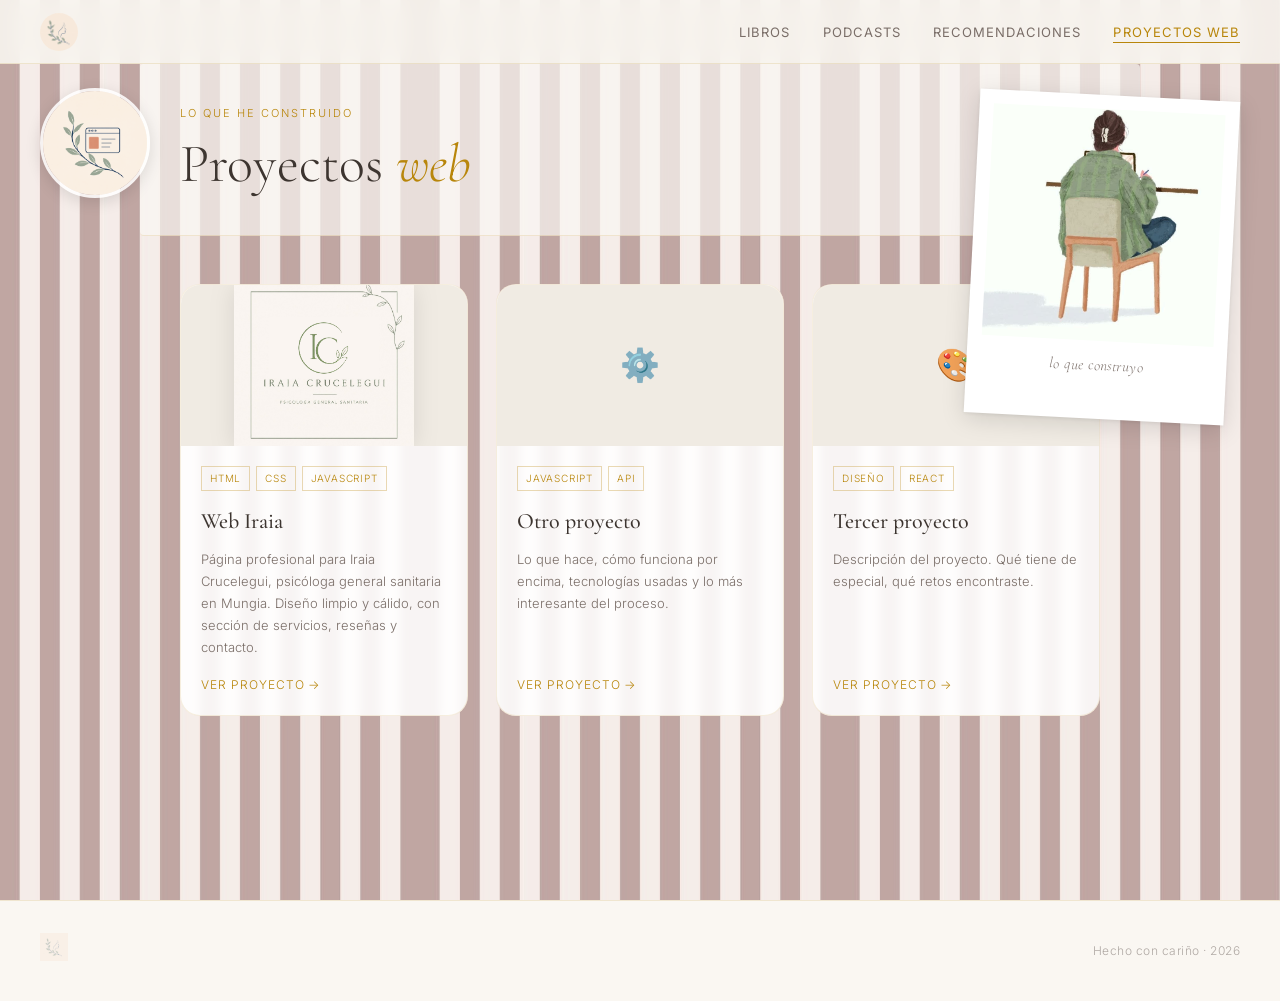
<file: proyectos.html>
<!DOCTYPE html>
<html lang="es">
<head>
  <meta charset="UTF-8">
  <meta name="viewport" content="width=device-width, initial-scale=1.0">
  <title>Proyectos web · Mi espacio</title>
  <link rel="stylesheet" href="style.css">
  <link rel="icon" type="image/png" href="assets/web_logo.png">
</head>
<body class="page-proyectos">

  <nav>
    <a href="index.html" class="nav-logo">
      <img src="assets/web_logo.png" alt="Logo">
    </a>
    <ul class="nav-links" id="navLinks">
      <li><a href="libros.html">Libros</a></li>
      <li><a href="podcasts.html">Podcasts</a></li>
      <li><a href="recomendaciones.html">Recomendaciones</a></li>
      <li><a href="proyectos.html" class="active">Proyectos web</a></li>
    </ul>
    <button class="nav-hamburger" id="hamburger" aria-label="Menú">
      <span></span><span></span><span></span>
    </button>
  </nav>

  <main class="page-wrapper">
    <img src="assets/web_web.png" alt="" class="page-logo">



    <div class="page-header">
      <p class="page-header-eyebrow">Lo que he construido</p>
      <h1 class="page-header-title">Proyectos <em>web</em></h1>
    </div>

    <div class="polaroid-wrap">
        <div class="polaroid">
          <img src="assets/web.jpeg" alt="Proyectos web">
          <div class="polaroid-caption">lo que construyo</div>
        </div>
      </div>
      <div class="content-area">

      <div class="projects-grid">

        <a href="https://iraiacruceleguipsicologia.github.io/" target="_blank" rel="noopener" class="project-card project-card--link">
          <div class="project-preview project-preview--iraia">
            <img src="assets/logo_Iraia.png" alt="Logo Iraia Crucelegui" class="project-preview-logo">
          </div>
          <div class="project-body">
            <div class="project-tags">
              <span class="tag">HTML</span>
              <span class="tag">CSS</span>
              <span class="tag">JavaScript</span>
            </div>
            <div class="project-title">Web Iraia</div>
            <div class="project-desc">
              Página profesional para Iraia Crucelegui, psicóloga general sanitaria en Mungia. 
              Diseño limpio y cálido, con sección de servicios, reseñas y contacto.
            </div>
            <span class="project-link">Ver proyecto →</span>
          </div>
        </a>

        <div class="project-card">
          <div class="project-preview">⚙️</div>
          <div class="project-body">
            <div class="project-tags">
              <span class="tag">JavaScript</span>
              <span class="tag">API</span>
            </div>
            <div class="project-title">Otro proyecto</div>
            <div class="project-desc">
              Lo que hace, cómo funciona por encima, tecnologías usadas 
              y lo más interesante del proceso.
            </div>
            <a href="#" class="project-link">Ver proyecto →</a>
          </div>
        </div>

        <div class="project-card">
          <div class="project-preview">🎨</div>
          <div class="project-body">
            <div class="project-tags">
              <span class="tag">Diseño</span>
              <span class="tag">React</span>
            </div>
            <div class="project-title">Tercer proyecto</div>
            <div class="project-desc">
              Descripción del proyecto. Qué tiene de especial, 
              qué retos encontraste.
            </div>
            <a href="#" class="project-link">Ver proyecto →</a>
          </div>
        </div>

      </div>
    </div>

  </main>

  <footer>
    <div class="footer-logo"><img src="assets/web_logo.png" alt="Logo"></div>
    <p class="footer-text">Hecho con cariño · <span id="year"></span></p>
  </footer>

  <script>
    document.getElementById('year').textContent = new Date().getFullYear();

    const hamburger = document.getElementById('hamburger');
    const navLinks = document.getElementById('navLinks');
    hamburger.addEventListener('click', () => navLinks.classList.toggle('open'));
  </script>

</body>
</html>
</file>
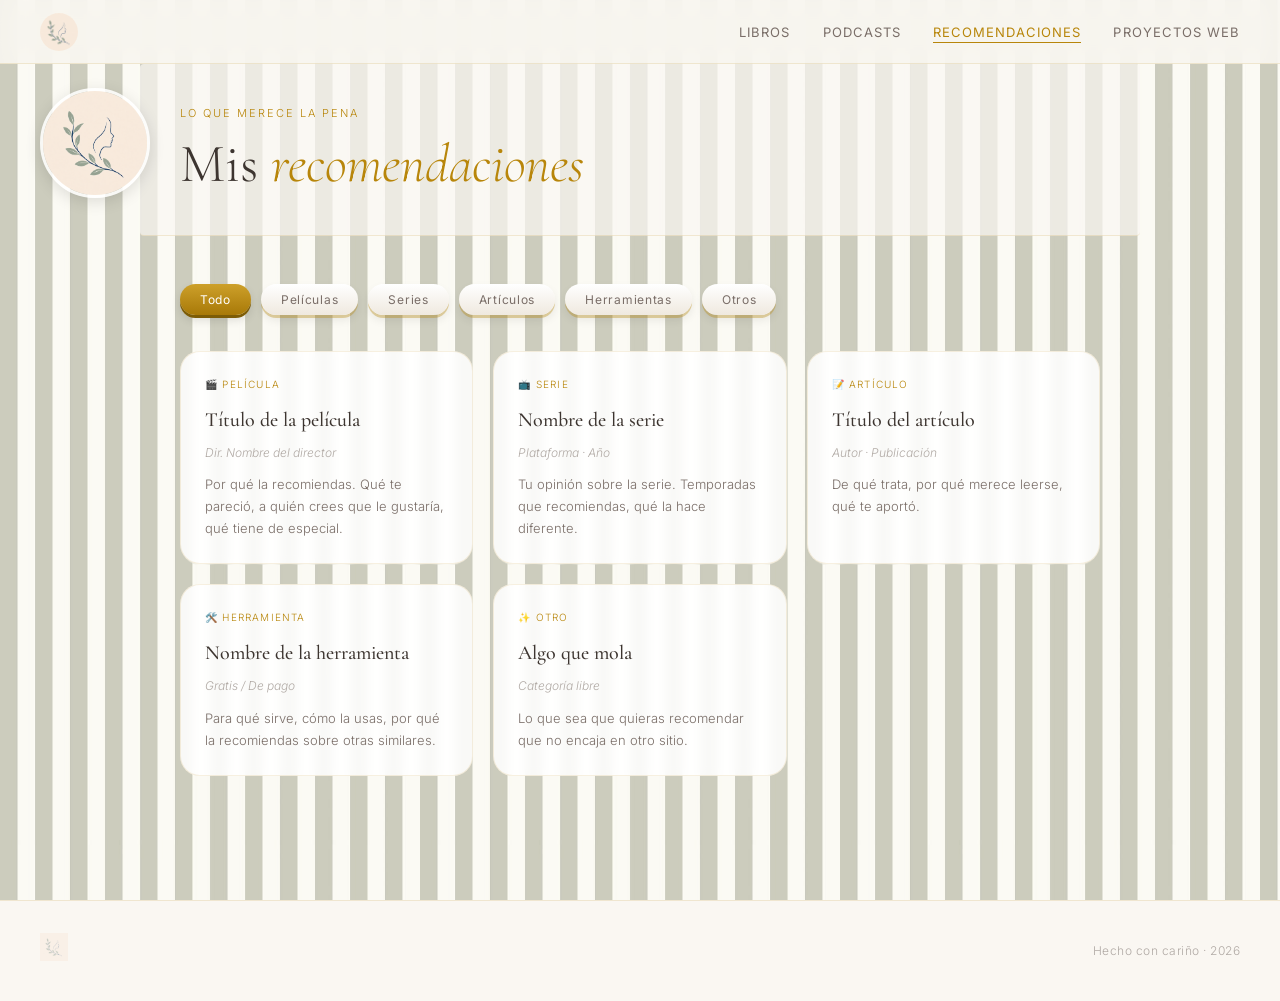
<file: recomendaciones.html>
<!DOCTYPE html>
<html lang="es">
<head>
  <meta charset="UTF-8">
  <meta name="viewport" content="width=device-width, initial-scale=1.0">
  <title>Recomendaciones · Mi espacio</title>
  <link rel="stylesheet" href="style.css">
  <link rel="icon" type="image/png" href="assets/web_logo.png">
</head>
<body class="page-recomendaciones">

  <nav>
    <a href="index.html" class="nav-logo">
      <img src="assets/web_logo.png" alt="Logo">
    </a>
    <ul class="nav-links" id="navLinks">
      <li><a href="libros.html">Libros</a></li>
      <li><a href="podcasts.html">Podcasts</a></li>
      <li><a href="recomendaciones.html" class="active">Recomendaciones</a></li>
      <li><a href="proyectos.html">Proyectos web</a></li>
    </ul>
    <button class="nav-hamburger" id="hamburger" aria-label="Menú">
      <span></span><span></span><span></span>
    </button>
  </nav>

  <main class="page-wrapper">
    <img src="assets/web_logo.png" alt="" class="page-logo">



    <div class="page-header">
      <p class="page-header-eyebrow">Lo que merece la pena</p>
      <h1 class="page-header-title">Mis <em>recomendaciones</em></h1>
    </div>

    <div class="content-area">

      <div class="books-filters">
        <button class="filter-btn active" data-filter="all">Todo</button>
        <button class="filter-btn" data-filter="pelicula">Películas</button>
        <button class="filter-btn" data-filter="serie">Series</button>
        <button class="filter-btn" data-filter="articulo">Artículos</button>
        <button class="filter-btn" data-filter="herramienta">Herramientas</button>
        <button class="filter-btn" data-filter="otro">Otros</button>
      </div>

      <div class="reco-grid" id="recoGrid">

        <div class="reco-card" data-type="pelicula">
          <div class="reco-type">🎬 Película</div>
          <div class="reco-title">Título de la película</div>
          <div class="reco-creator">Dir. Nombre del director</div>
          <div class="reco-text">
            Por qué la recomiendas. Qué te pareció, a quién crees que le gustaría, 
            qué tiene de especial.
          </div>
        </div>

        <div class="reco-card" data-type="serie">
          <div class="reco-type">📺 Serie</div>
          <div class="reco-title">Nombre de la serie</div>
          <div class="reco-creator">Plataforma · Año</div>
          <div class="reco-text">
            Tu opinión sobre la serie. Temporadas que recomiendas, 
            qué la hace diferente.
          </div>
        </div>

        <div class="reco-card" data-type="articulo">
          <div class="reco-type">📝 Artículo</div>
          <div class="reco-title">Título del artículo</div>
          <div class="reco-creator">Autor · Publicación</div>
          <div class="reco-text">
            De qué trata, por qué merece leerse, qué te aportó.
          </div>
        </div>

        <div class="reco-card" data-type="herramienta">
          <div class="reco-type">🛠️ Herramienta</div>
          <div class="reco-title">Nombre de la herramienta</div>
          <div class="reco-creator">Gratis / De pago</div>
          <div class="reco-text">
            Para qué sirve, cómo la usas, por qué la recomiendas sobre otras similares.
          </div>
        </div>

        <div class="reco-card" data-type="otro">
          <div class="reco-type">✨ Otro</div>
          <div class="reco-title">Algo que mola</div>
          <div class="reco-creator">Categoría libre</div>
          <div class="reco-text">
            Lo que sea que quieras recomendar que no encaja en otro sitio.
          </div>
        </div>

      </div>
    </div>

  </main>

  <footer>
    <div class="footer-logo"><img src="assets/web_logo.png" alt="Logo"></div>
    <p class="footer-text">Hecho con cariño · <span id="year"></span></p>
  </footer>

  <script>
    document.getElementById('year').textContent = new Date().getFullYear();

    const hamburger = document.getElementById('hamburger');
    const navLinks = document.getElementById('navLinks');
    hamburger.addEventListener('click', () => navLinks.classList.toggle('open'));

    const filterBtns = document.querySelectorAll('.filter-btn');
    const cards = document.querySelectorAll('.reco-card');

    filterBtns.forEach(btn => {
      btn.addEventListener('click', () => {
        filterBtns.forEach(b => b.classList.remove('active'));
        btn.classList.add('active');
        const filter = btn.dataset.filter;
        cards.forEach(card => {
          card.style.display =
            filter === 'all' || card.dataset.type === filter ? '' : 'none';
        });
      });
    });
  </script>

</body>
</html>
</file>
<file: style.css>
@import url('https://fonts.googleapis.com/css2?family=Cormorant+Garamond:ital,wght@0,300;0,400;0,500;0,600;1,300;1,400&family=Inter:wght@300;400;500&display=swap');

:root {
  --cream: #FAF7F2;
  --cream-dark: #F0EBE3;
  --gold: #B8860B;
  --gold-light: #D4A843;
  --gold-pale: #EDD98A;
  --ink: #3D3530;
  --ink-light: #7A6E68;
  --ink-lighter: #B0A9A4;
  --white: #FFFFFF;
}

*, *::before, *::after {
  box-sizing: border-box;
  margin: 0;
  padding: 0;
}

html {
  scroll-behavior: smooth;
}

body {
  background-color: var(--cream);
  color: var(--ink);
  font-family: 'Inter', sans-serif;
  font-weight: 300;
  line-height: 1.7;
  font-size: 15px;
  -webkit-font-smoothing: antialiased;
}

/* ── NAV ── */
nav {
  position: fixed;
  top: 0;
  left: 0;
  right: 0;
  z-index: 100;
  background: rgba(250, 247, 242, 0.92);
  backdrop-filter: blur(12px);
  -webkit-backdrop-filter: blur(12px);
  border-bottom: 1px solid rgba(184, 134, 11, 0.15);
  padding: 0 40px;
  height: 64px;
  display: flex;
  align-items: center;
  justify-content: space-between;
}

.nav-logo {
  display: flex;
  align-items: center;
  gap: 12px;
  text-decoration: none;
}

.nav-logo img {
  height: 38px;
  width: 38px;
  border-radius: 50%;
  object-fit: cover;
  object-position: center;
}

.nav-logo-text {
  font-family: 'Cormorant Garamond', serif;
  font-size: 18px;
  font-weight: 500;
  color: var(--gold);
  letter-spacing: 0.04em;
}

.nav-links {
  display: flex;
  align-items: center;
  gap: 32px;
  list-style: none;
}

.nav-links a {
  text-decoration: none;
  color: var(--ink-light);
  font-size: 13px;
  letter-spacing: 0.08em;
  text-transform: uppercase;
  font-weight: 400;
  transition: color 0.25s;
  position: relative;
}

.nav-links a::after {
  content: '';
  position: absolute;
  bottom: -3px;
  left: 0;
  width: 0;
  height: 1px;
  background: var(--gold);
  transition: width 0.3s ease;
}

.nav-links a:hover,
.nav-links a.active {
  color: var(--gold);
}

.nav-links a:hover::after,
.nav-links a.active::after {
  width: 100%;
}

.nav-hamburger {
  display: none;
  flex-direction: column;
  gap: 5px;
  cursor: pointer;
  background: none;
  border: none;
  padding: 4px;
}

.nav-hamburger span {
  width: 22px;
  height: 1.5px;
  background: var(--gold);
  transition: all 0.3s;
}

/* ── PAGE WRAPPER ── */
.page-wrapper {
  padding-top: 64px;
  min-height: 100vh;
}

/* ── HERO (index) ── */
.hero {
  display: flex;
  flex-direction: column;
  align-items: center;
  justify-content: center;
  min-height: calc(100vh - 64px);
  text-align: center;
  padding: 80px 40px 60px;
  position: relative;
}

.hero-logo {
  width: 180px;
  height: 180px;
  border-radius: 50%;
  object-fit: cover;
  object-position: center;
  margin-bottom: 36px;
  opacity: 0;
  animation: fadeUp 0.9s ease 0.2s forwards;
}

.hero-eyebrow {
  font-size: 11px;
  letter-spacing: 0.18em;
  text-transform: uppercase;
  color: var(--gold);
  margin-bottom: 16px;
  opacity: 0;
  animation: fadeUp 0.9s ease 0.4s forwards;
}

.hero-title {
  font-family: 'Cormorant Garamond', serif;
  font-size: clamp(42px, 7vw, 80px);
  font-weight: 300;
  line-height: 1.1;
  color: var(--ink);
  margin-bottom: 20px;
  opacity: 0;
  animation: fadeUp 0.9s ease 0.55s forwards;
}

.hero-title em {
  font-style: italic;
  color: var(--gold);
}

.hero-subtitle {
  font-size: 15px;
  color: var(--ink-light);
  max-width: 440px;
  line-height: 1.8;
  margin-bottom: 52px;
  opacity: 0;
  animation: fadeUp 0.9s ease 0.7s forwards;
}

.hero-divider {
  width: 60px;
  height: 1px;
  background: var(--gold-pale);
  margin: 0 auto 52px;
  opacity: 0;
  animation: fadeUp 0.9s ease 0.8s forwards;
}

/* ── SECTION CARDS (home) ── */
.sections-grid {
  display: grid;
  grid-template-columns: repeat(auto-fit, minmax(220px, 1fr));
  gap: 24px;
  max-width: 960px;
  margin: 0 auto;
  padding: 0 40px 100px;
  opacity: 0;
  animation: fadeUp 0.9s ease 1s forwards;
}

.section-card {
  border-radius: 20px;
  text-decoration: none;
  display: flex;
  flex-direction: column;
  padding: 32px 28px;
  border: 1px solid rgba(184, 134, 11, 0.18);
  background: var(--white);
  transition: border-color 0.3s, transform 0.3s, box-shadow 0.3s;
  position: relative;
  overflow: hidden;
}

.section-card::before {
  content: '';
  position: absolute;
  bottom: 0;
  left: 0;
  width: 0;
  height: 2px;
  background: var(--gold);
  transition: width 0.4s ease;
}

.section-card:hover {
  border-color: rgba(184, 134, 11, 0.45);
  transform: translateY(-4px);
  box-shadow: 0 12px 32px rgba(184, 134, 11, 0.09);
}

.section-card:hover::before {
  width: 100%;
}

.card-icon {
  font-size: 26px;
  margin-bottom: 16px;
  line-height: 1;
}

.card-title {
  font-family: 'Cormorant Garamond', serif;
  font-size: 22px;
  font-weight: 500;
  color: var(--ink);
  margin-bottom: 8px;
  letter-spacing: 0.01em;
}

.card-desc {
  font-size: 13px;
  color: var(--ink-lighter);
  line-height: 1.7;
  flex: 1;
}

.card-arrow {
  margin-top: 20px;
  font-size: 18px;
  color: var(--gold);
  align-self: flex-end;
  transition: transform 0.3s;
}

.section-card:hover .card-arrow {
  transform: translateX(5px);
}

/* ── PAGE HEADER ── */
.page-header {
  padding: 60px 40px 40px;
  max-width: 1000px;
  margin: 0 auto;
  border-bottom: 1px solid rgba(184, 134, 11, 0.15);
  margin-bottom: 48px;
}

.page-header-eyebrow {
  font-size: 11px;
  letter-spacing: 0.18em;
  text-transform: uppercase;
  color: var(--gold);
  margin-bottom: 10px;
}

.page-header-title {
  font-family: 'Cormorant Garamond', serif;
  font-size: clamp(32px, 5vw, 54px);
  font-weight: 300;
  color: var(--ink);
  line-height: 1.15;
}

.page-header-title em {
  font-style: italic;
  color: var(--gold);
}

/* ── CONTENT AREA ── */
.content-area {
  max-width: 1000px;
  margin: 0 auto;
  padding: 0 40px 80px;
}

/* ── BOOKS ── */
.books-filters {
  display: flex;
  gap: 10px;
  margin-bottom: 36px;
  flex-wrap: wrap;
}

.filter-btn {
  padding: 8px 20px;
  border: none;
  border-radius: 30px;
  background: linear-gradient(180deg, #FFFFFF, #EFE9DF);
  color: var(--ink-light);
  font-family: 'Inter', sans-serif;
  font-size: 12px;
  letter-spacing: 0.06em;
  cursor: pointer;
  box-shadow: 0 3px 0 rgba(184, 134, 11, 0.35), 0 5px 10px rgba(0,0,0,0.08);
  transition: all 0.15s;
}

.filter-btn:hover {
  transform: translateY(-1px);
  box-shadow: 0 4px 0 rgba(184, 134, 11, 0.35), 0 7px 14px rgba(0,0,0,0.1);
}

.filter-btn:active {
  transform: translateY(2px);
  box-shadow: 0 1px 0 rgba(184, 134, 11, 0.35), 0 2px 5px rgba(0,0,0,0.08);
}

.filter-btn.active {
  background: linear-gradient(180deg, #CDA02A, #A87908);
  color: var(--white);
  box-shadow: 0 3px 0 #7D5C06, 0 5px 10px rgba(0,0,0,0.12);
}

.filter-btn.active:active {
  transform: translateY(2px);
  box-shadow: 0 1px 0 #7D5C06, 0 2px 5px rgba(0,0,0,0.1);
}

.books-grid {
  display: grid;
  grid-template-columns: repeat(auto-fill, minmax(200px, 1fr));
  gap: 28px;
}

.book-card {
  display: flex;
  flex-direction: column;
  background: var(--white);
  border: 1px solid rgba(184, 134, 11, 0.12);
  transition: transform 0.3s, box-shadow 0.3s;
  overflow: hidden;
}

.book-card:hover {
  transform: translateY(-5px);
  box-shadow: 0 16px 36px rgba(0,0,0,0.08);
}

.book-cover {
  aspect-ratio: 2/3;
  background: var(--cream-dark);
  overflow: hidden;
  position: relative;
}

.book-cover img {
  width: 100%;
  height: 100%;
  object-fit: cover;
}

.book-cover-placeholder {
  width: 100%;
  height: 100%;
  display: flex;
  align-items: center;
  justify-content: center;
  font-size: 36px;
  color: var(--gold-pale);
}

.book-info {
  padding: 16px;
  flex: 1;
  display: flex;
  flex-direction: column;
}

.book-stars {
  color: var(--gold);
  font-size: 12px;
  margin-bottom: 8px;
  letter-spacing: 2px;
}

.book-title {
  font-family: 'Cormorant Garamond', serif;
  font-size: 17px;
  font-weight: 500;
  color: var(--ink);
  margin-bottom: 4px;
  line-height: 1.3;
}

.book-author {
  font-size: 12px;
  color: var(--ink-lighter);
  margin-bottom: 10px;
  font-style: italic;
}

.book-dates {
  font-size: 11px;
  color: var(--ink-lighter);
  letter-spacing: 0.04em;
  margin-bottom: 10px;
}

.book-summary {
  font-size: 12.5px;
  color: var(--ink-light);
  line-height: 1.7;
  flex: 1;
  display: -webkit-box;
  -webkit-line-clamp: 4;
  -webkit-box-orient: vertical;
  overflow: hidden;
}

/* ── PODCASTS ── */
.podcasts-list {
  display: flex;
  flex-direction: column;
  gap: 20px;
}

.podcast-card {
  border-radius: 20px;
  display: flex;
  gap: 20px;
  padding: 24px;
  background: var(--white);
  border: 1px solid rgba(184, 134, 11, 0.12);
  transition: border-color 0.3s, box-shadow 0.3s;
}

.podcast-card:hover {
  border-color: rgba(184, 134, 11, 0.4);
  box-shadow: 0 8px 24px rgba(184, 134, 11, 0.07);
}

.podcast-thumb {
  width: 80px;
  height: 80px;
  flex-shrink: 0;
  background: var(--cream-dark);
  display: flex;
  align-items: center;
  justify-content: center;
  font-size: 28px;
  overflow: hidden;
}

.podcast-thumb img {
  width: 100%;
  height: 100%;
  object-fit: cover;
}

.podcast-info {
  flex: 1;
  min-width: 0;
}

.podcast-status {
  display: inline-block;
  font-size: 10px;
  letter-spacing: 0.1em;
  text-transform: uppercase;
  padding: 3px 8px;
  margin-bottom: 8px;
}

.podcast-status.escuchando {
  background: rgba(184, 134, 11, 0.12);
  color: var(--gold);
}

.podcast-status.escuchado {
  background: rgba(61, 53, 48, 0.07);
  color: var(--ink-light);
}

.podcast-status.pendiente {
  background: rgba(176, 169, 164, 0.2);
  color: var(--ink-lighter);
}

.podcast-title {
  font-family: 'Cormorant Garamond', serif;
  font-size: 20px;
  font-weight: 500;
  color: var(--ink);
  margin-bottom: 4px;
}

.podcast-host {
  font-size: 12px;
  color: var(--ink-lighter);
  margin-bottom: 8px;
  font-style: italic;
}

.podcast-desc {
  font-size: 13px;
  color: var(--ink-light);
  line-height: 1.7;
}

/* ── WEB PROJECTS ── */
.projects-grid {
  display: grid;
  grid-template-columns: repeat(auto-fill, minmax(280px, 1fr));
  gap: 28px;
}

.project-card {
  border-radius: 20px;
  background: var(--white);
  border: 1px solid rgba(184, 134, 11, 0.12);
  overflow: hidden;
  transition: transform 0.3s, box-shadow 0.3s;
  display: flex;
  flex-direction: column;
}

.project-card:hover {
  transform: translateY(-5px);
  box-shadow: 0 16px 40px rgba(0,0,0,0.09);
}

.project-preview {
  aspect-ratio: 16/9;
  background: var(--cream-dark);
  display: flex;
  align-items: center;
  justify-content: center;
  font-size: 32px;
  overflow: hidden;
  position: relative;
}

.project-preview img {
  width: 100%;
  height: 100%;
  object-fit: cover;
  transition: transform 0.5s;
}

.project-card:hover .project-preview img {
  transform: scale(1.04);
}

.project-body {
  padding: 20px;
  flex: 1;
  display: flex;
  flex-direction: column;
}

.project-tags {
  display: flex;
  gap: 6px;
  flex-wrap: wrap;
  margin-bottom: 12px;
}

.tag {
  font-size: 10px;
  letter-spacing: 0.08em;
  text-transform: uppercase;
  padding: 3px 8px;
  border: 1px solid rgba(184, 134, 11, 0.3);
  color: var(--gold);
}

.project-title {
  font-family: 'Cormorant Garamond', serif;
  font-size: 22px;
  font-weight: 500;
  color: var(--ink);
  margin-bottom: 8px;
}

.project-desc {
  font-size: 13px;
  color: var(--ink-light);
  line-height: 1.7;
  flex: 1;
  margin-bottom: 16px;
}

.project-link {
  display: inline-flex;
  align-items: center;
  gap: 6px;
  font-size: 12px;
  letter-spacing: 0.08em;
  text-transform: uppercase;
  color: var(--gold);
  text-decoration: none;
  transition: gap 0.25s;
}

.project-link:hover {
  gap: 10px;
}

/* ── RECOMENDACIONES ── */
.reco-grid {
  display: grid;
  grid-template-columns: repeat(auto-fill, minmax(240px, 1fr));
  gap: 20px;
}

.reco-card {
  border-radius: 20px;
  padding: 24px;
  background: var(--white);
  border: 1px solid rgba(184, 134, 11, 0.12);
  transition: border-color 0.3s, box-shadow 0.3s;
  position: relative;
}

.reco-card:hover {
  border-color: rgba(184, 134, 11, 0.4);
  box-shadow: 0 8px 24px rgba(184, 134, 11, 0.07);
}

.reco-type {
  font-size: 10px;
  letter-spacing: 0.12em;
  text-transform: uppercase;
  color: var(--gold);
  margin-bottom: 10px;
}

.reco-title {
  font-family: 'Cormorant Garamond', serif;
  font-size: 20px;
  font-weight: 500;
  color: var(--ink);
  margin-bottom: 6px;
}

.reco-creator {
  font-size: 12px;
  color: var(--ink-lighter);
  font-style: italic;
  margin-bottom: 10px;
}

.reco-text {
  font-size: 13px;
  color: var(--ink-light);
  line-height: 1.7;
}

/* ── PROJECT CARD AS LINK ── */
a.project-card--link {
  text-decoration: none;
  color: inherit;
  cursor: pointer;
}

.project-preview--iraia {
  position: relative;
  overflow: hidden;
}

.project-preview-bg {
  position: absolute;
  inset: 0;
  width: 100%;
  height: 100%;
  object-fit: cover;
  transition: transform 0.5s ease;
}

.project-card:hover .project-preview-bg {
  transform: scale(1.06);
}

.project-preview-logo {
  position: relative;
  z-index: 1;
  width: 58%;
  max-width: 180px;
  height: auto;
  filter: drop-shadow(0 2px 12px rgba(0,0,0,0.10));
  transition: transform 0.4s ease;
}

.project-card:hover .project-preview-logo {
  transform: scale(1.05);
}


footer {
  border-top: 1px solid rgba(184, 134, 11, 0.15);
  padding: 32px 40px;
  display: flex;
  align-items: center;
  justify-content: space-between;
  max-width: 100%;
}

.footer-logo img {
  height: 28px;
  opacity: 0.5;
}

.footer-text {
  font-size: 12px;
  color: var(--ink-lighter);
  letter-spacing: 0.04em;
}

/* ── ANIMATIONS ── */
@keyframes fadeUp {
  from {
    opacity: 0;
    transform: translateY(20px);
  }
  to {
    opacity: 1;
    transform: translateY(0);
  }
}

/* ── RESPONSIVE ── */
@media (max-width: 768px) {
  nav {
    padding: 0 20px;
  }

  .nav-links {
    display: none;
    position: fixed;
    top: 64px;
    left: 0;
    right: 0;
    background: var(--cream);
    border-bottom: 1px solid rgba(184, 134, 11, 0.15);
    flex-direction: column;
    padding: 24px 20px;
    gap: 20px;
    align-items: flex-start;
  }

  .nav-links.open {
    display: flex;
  }

  .nav-hamburger {
    display: flex;
  }

  .hero {
    padding: 60px 24px 48px;
  }

  .hero-logo {
    width: 130px;
  }

  .sections-grid {
    grid-template-columns: 1fr 1fr;
    padding: 0 24px 60px;
    gap: 16px;
  }

  .page-header,
  .content-area {
    padding-left: 24px;
    padding-right: 24px;
  }

  .books-grid {
    grid-template-columns: repeat(auto-fill, minmax(150px, 1fr));
    gap: 18px;
  }

  .podcast-thumb {
    width: 60px;
    height: 60px;
  }

  .projects-grid,
  .reco-grid {
    grid-template-columns: 1fr;
  }

  footer {
    flex-direction: column;
    gap: 12px;
    text-align: center;
    padding: 24px;
  }
}

@media (prefers-reduced-motion: reduce) {
  * {
    animation: none !important;
    transition: none !important;
  }
  .hero-logo, .hero-eyebrow, .hero-title, .hero-subtitle, .hero-divider, .sections-grid {
    opacity: 1;
  }
}

/* ── FONDOS POR PÁGINA ── */
body::after {
  content: '';
  position: fixed;
  inset: 0;
  z-index: -1;
  background-repeat: repeat;
  background-size: 420px;
  filter: saturate(0.45) brightness(1.06);
}

body.page-index::after,
body.page-recomendaciones::after {
  background-image: url('assets/fondo_pantalla_1.jpeg');
}

body.page-libros::after {
  background-image: url('assets/fondo_pantalla_2.jpeg');
}

body.page-podcasts::after {
  background-image: url('assets/fondo_pantalla_5.jpeg');
}

body.page-proyectos::after {
  background-image: url('assets/fondo_pantalla_6.jpeg');
}

body {
  background-color: var(--cream);
  background-image: none;
}


/* ── LOGO DE PÁGINA (arriba a la izquierda) ── */
.page-logo {
  position: absolute;
  top: 88px;
  left: 40px;
  width: 110px;
  height: 110px;
  border-radius: 50%;
  object-fit: cover;
  z-index: 6;
  box-shadow: 0 4px 16px rgba(0,0,0,0.12);
  border: 3px solid rgba(255,255,255,0.85);
}

/* ── POLAROID (arriba a la derecha) ── */
.polaroid-wrap {
  position: absolute;
  top: 95px;
  right: 48px;
  z-index: 5;
}

@media (max-width: 900px) {
  .page-logo {
    position: static;
    display: block;
    margin: 20px auto 0;
    width: 80px;
    height: 80px;
  }
  .polaroid-wrap {
    position: static;
    display: flex;
    justify-content: center;
    margin: 16px auto 32px;
  }
}

.page-wrapper {
  position: relative;
}

@media (max-width: 900px) {
  .polaroid-wrap {
    position: static;
    display: flex;
    justify-content: center;
    margin: 0 auto 32px;
  }
}

.polaroid {
  background: #fff;
  padding: 14px 14px 40px;
  box-shadow: 0 6px 24px rgba(0,0,0,0.13), 0 1px 4px rgba(0,0,0,0.08);
  transform: rotate(3deg);
  transition: transform 0.3s, box-shadow 0.3s;
  width: 260px;
}

.polaroid:hover {
  transform: rotate(0deg) scale(1.03);
  box-shadow: 0 14px 40px rgba(0,0,0,0.18);
}

.polaroid img {
  width: 100%;
  aspect-ratio: 1 / 1;
  object-fit: cover;
  display: block;
}

.polaroid-caption {
  text-align: center;
  font-family: 'Cormorant Garamond', serif;
  font-size: 15px;
  font-style: italic;
  color: var(--ink-light);
  margin-top: 12px;
  letter-spacing: 0.03em;
}

/* Cards con fondo blanco semitransparente para legibilidad sobre fondos */
.section-card,
.book-card,
.podcast-card,
.project-card,
.reco-card,
.bubble-img-wrap {
  background: rgba(255,255,255,0.88);
  backdrop-filter: blur(4px);
  -webkit-backdrop-filter: blur(4px);
}

nav {
  background: rgba(250, 247, 242, 0.88);
}

.page-header {
  background: rgba(250, 247, 242, 0.7);
  border-radius: 4px;
  padding: 40px;
}
</file>
